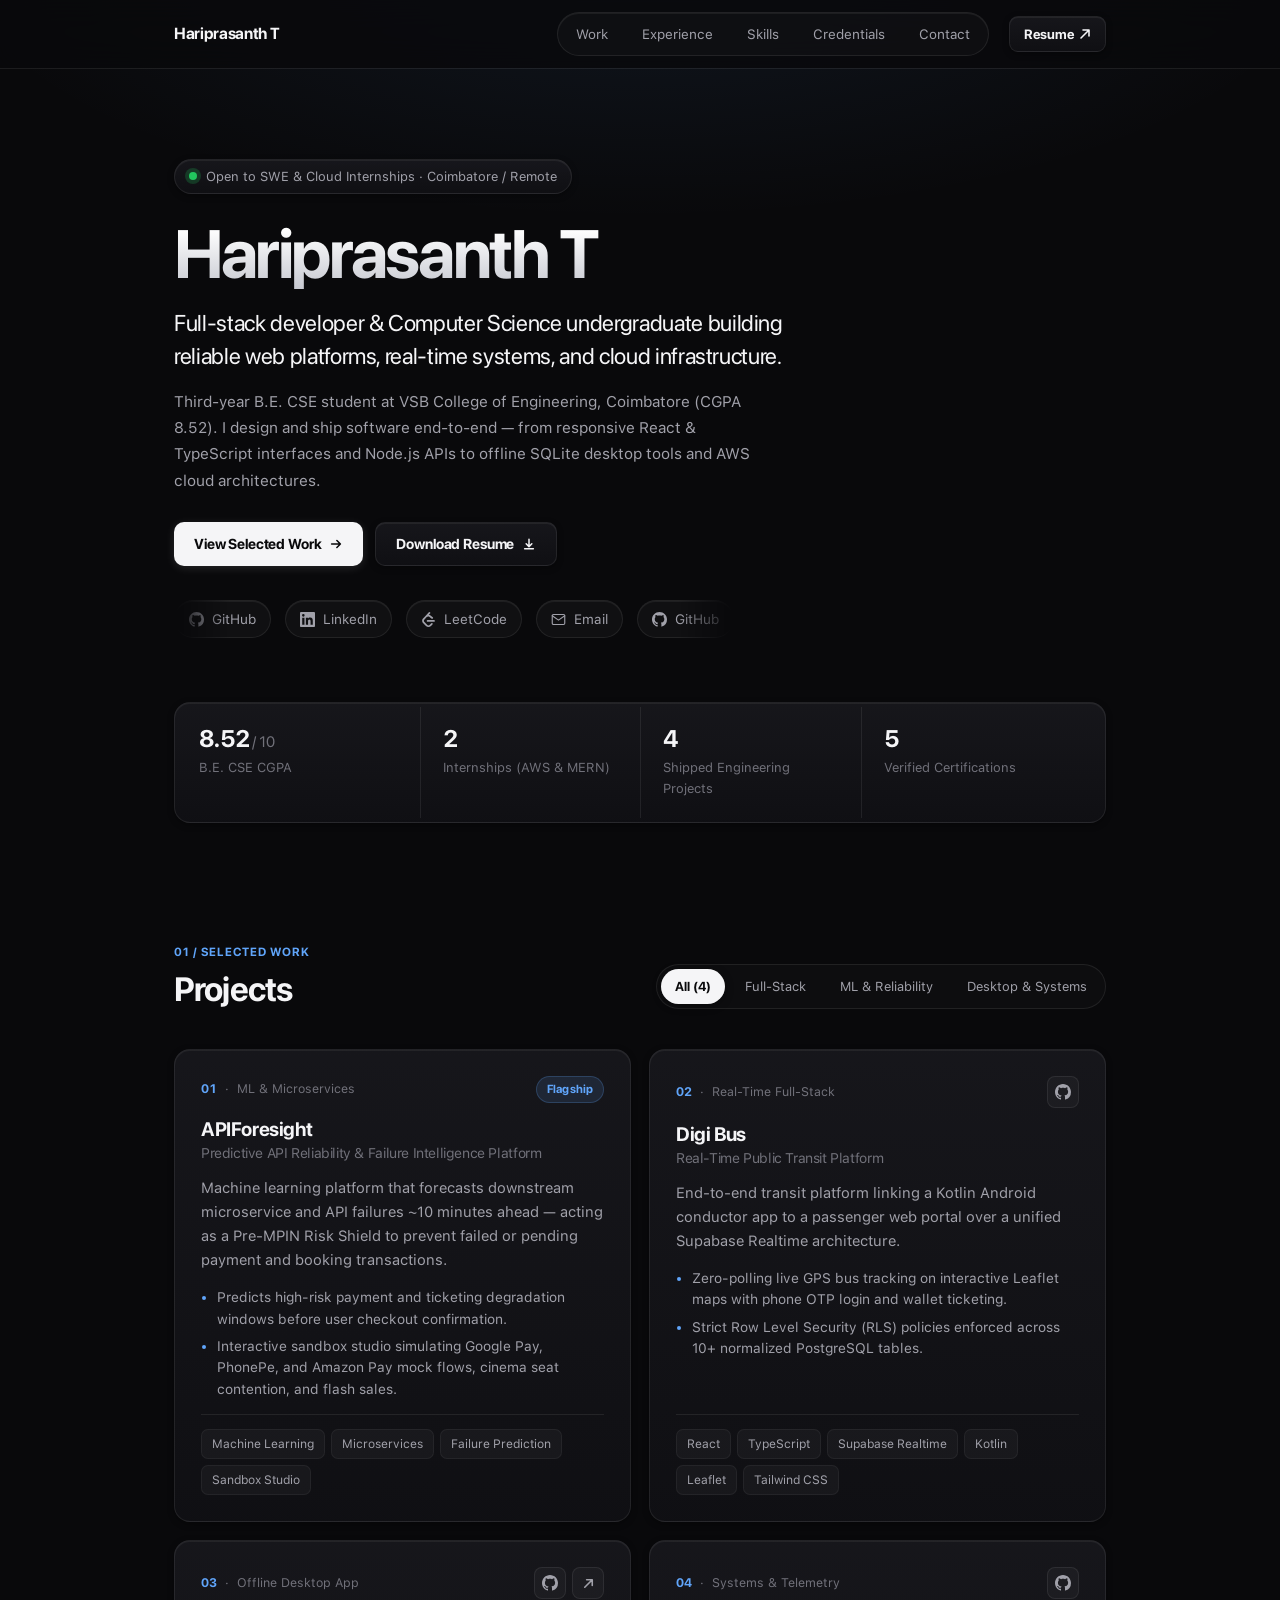
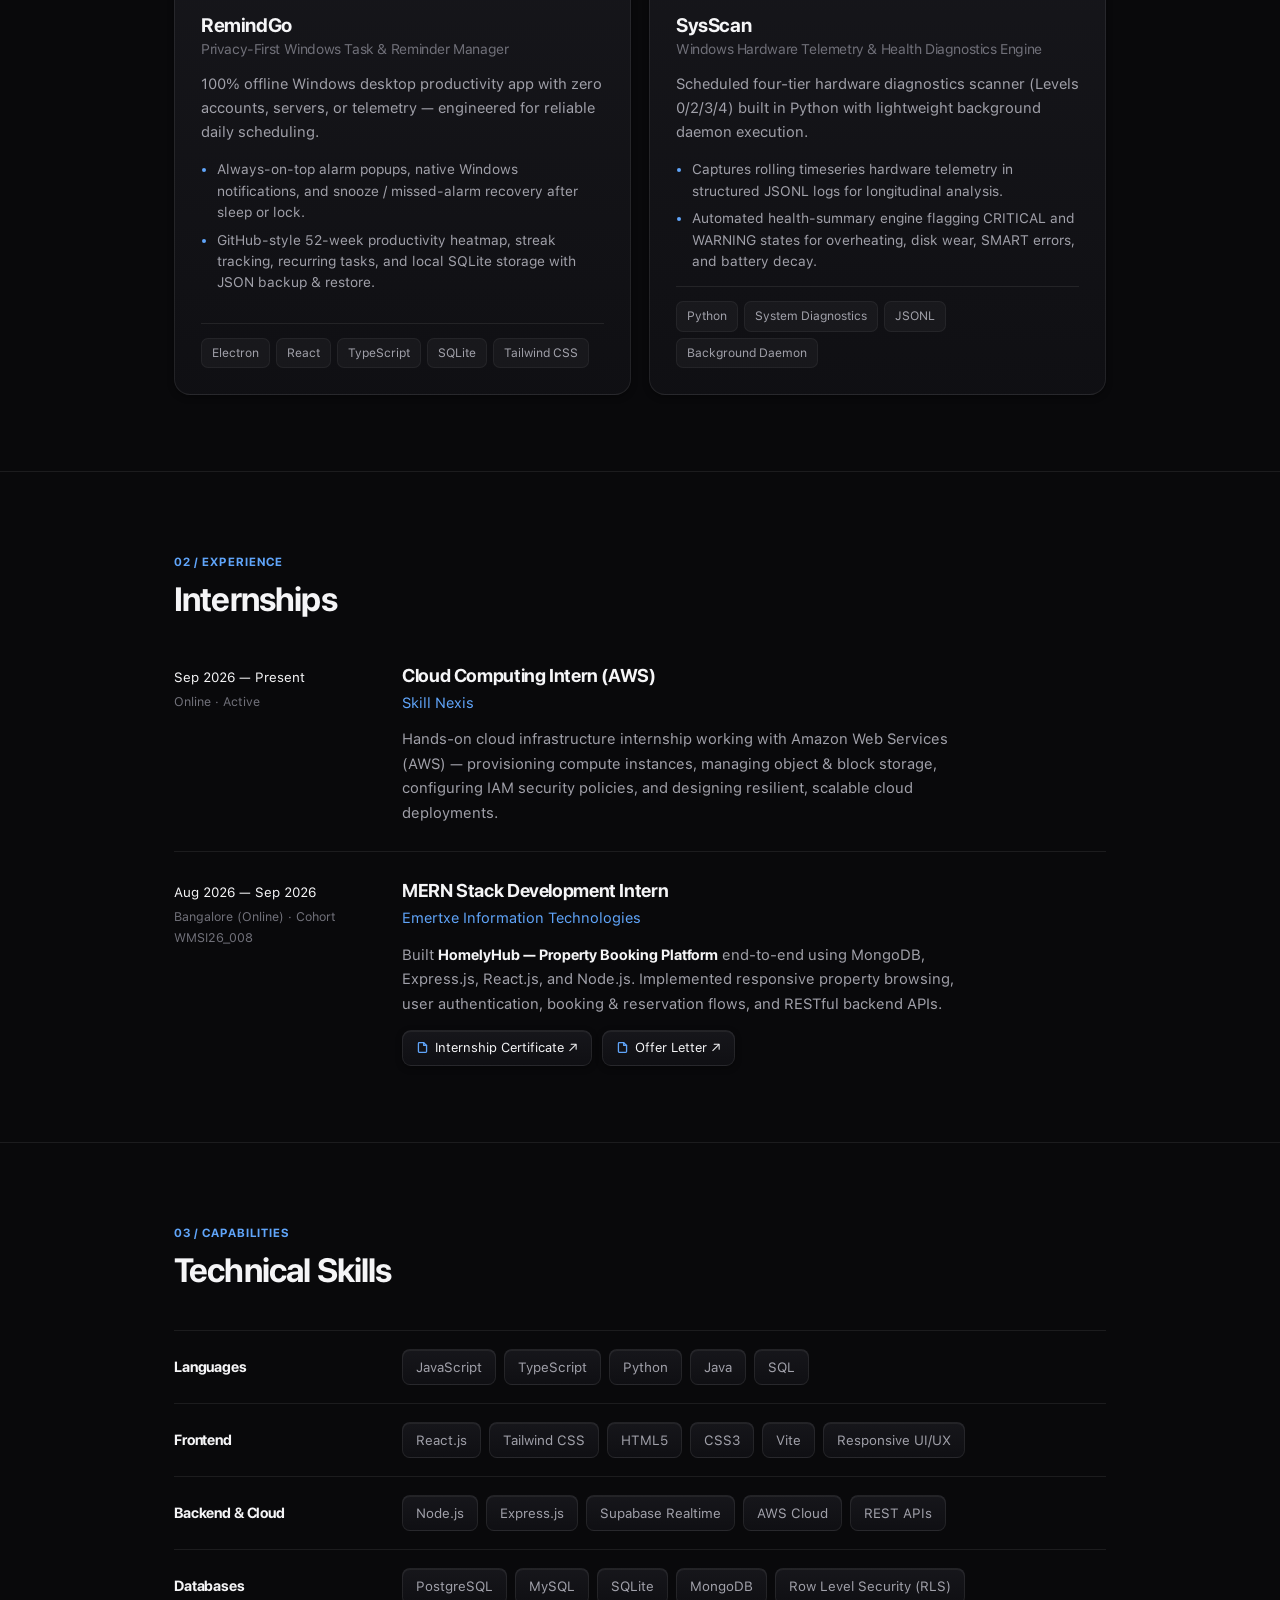
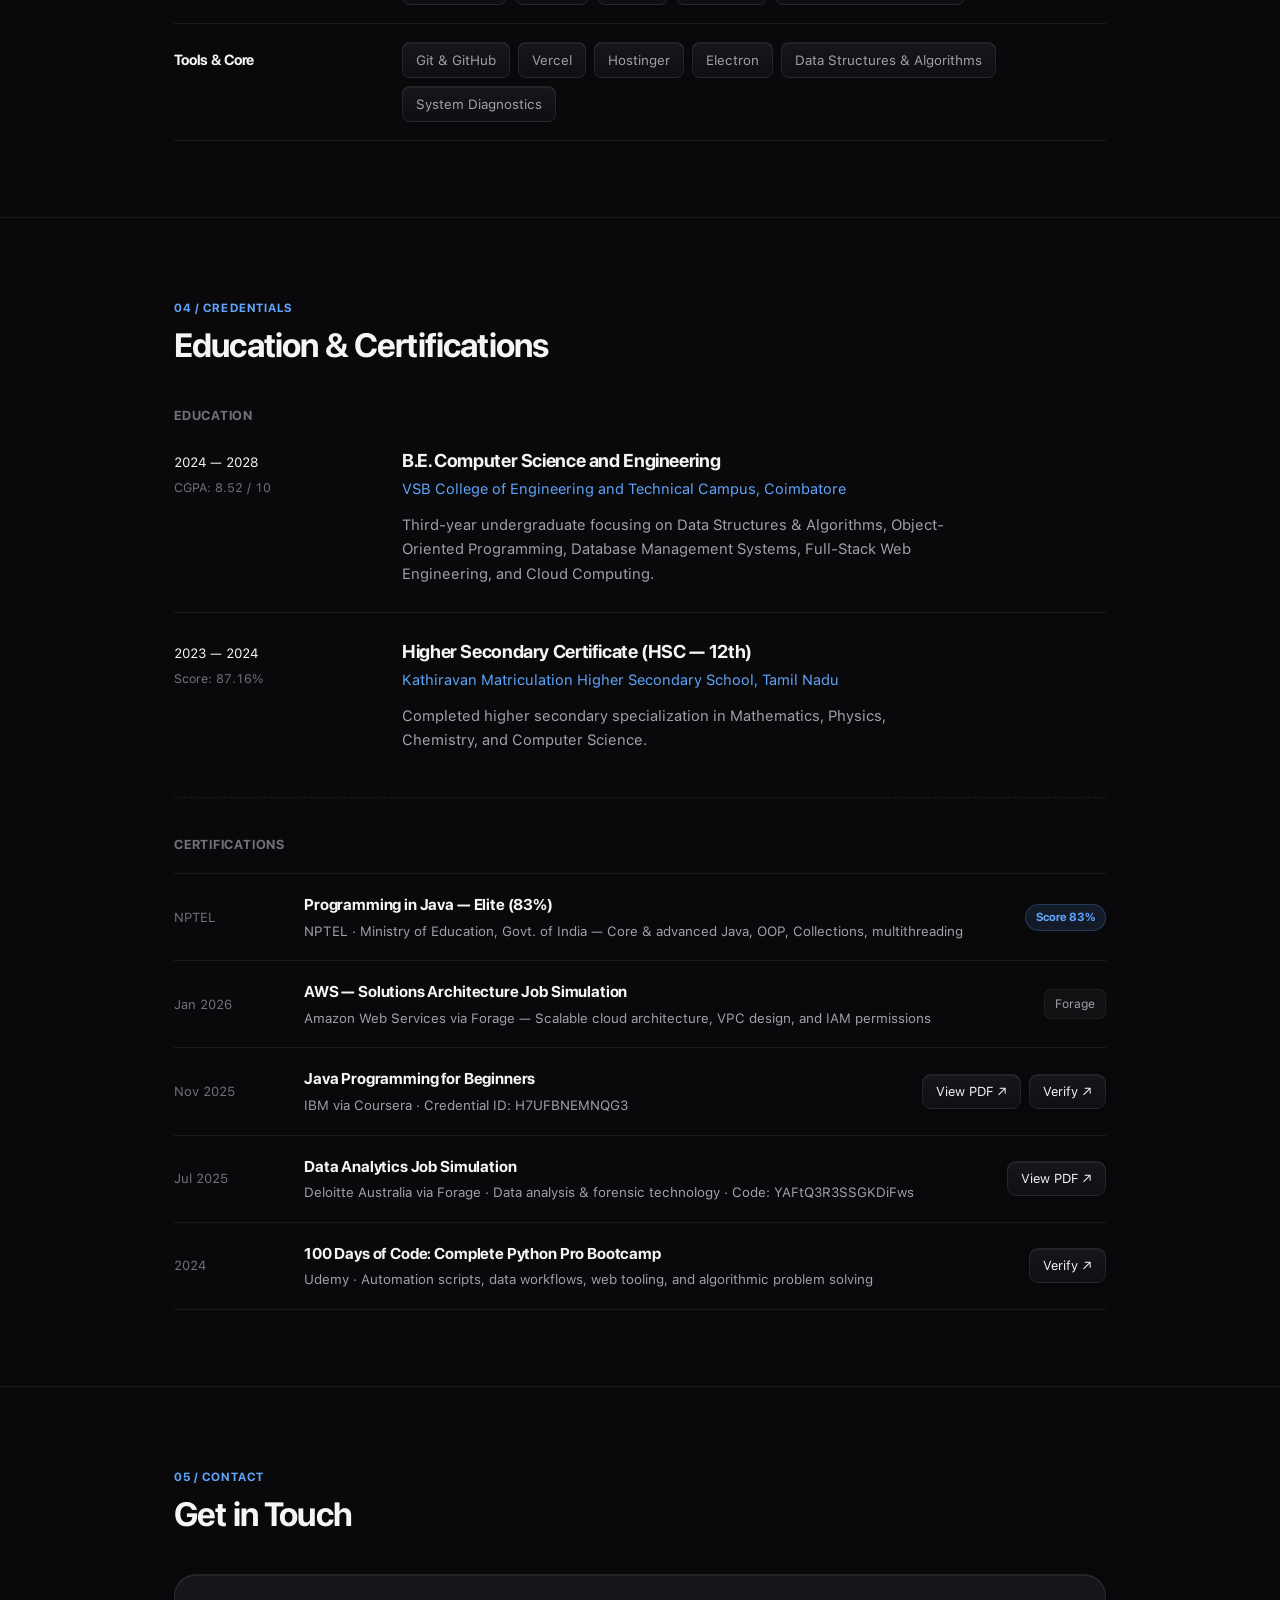
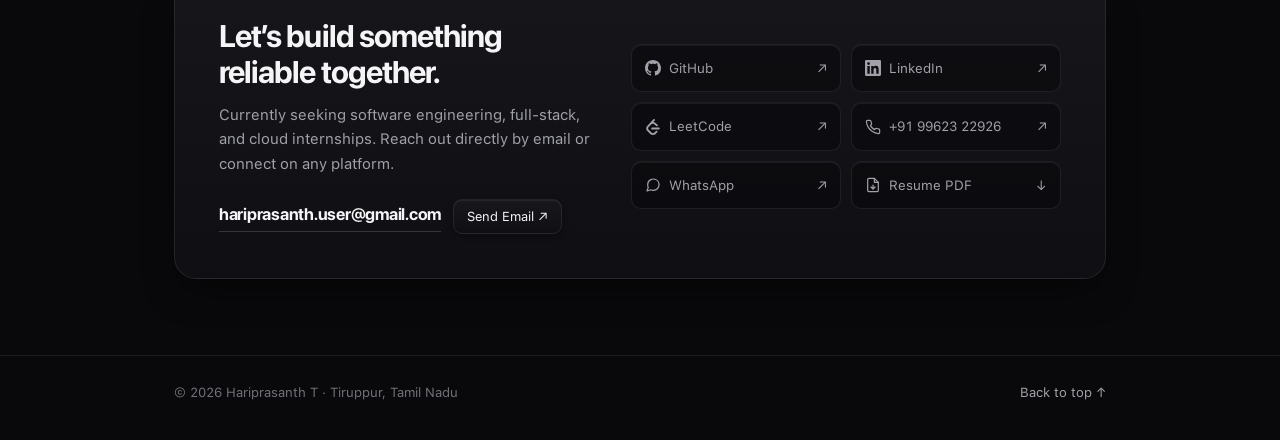
<file: index.html>
<!DOCTYPE html>
<html lang="en">
<head>
  <meta charset="UTF-8" />
  <meta name="viewport" content="width=device-width, initial-scale=1.0" />

  <title>Hariprasanth T — Full-Stack Developer &amp; CS Undergraduate</title>
  <meta name="title" content="Hariprasanth T — Full-Stack Developer &amp; CS Undergraduate" />
  <meta name="description" content="Third-year Computer Science undergraduate building scalable full-stack web applications, real-time distributed platforms, offline-first desktop apps, and AWS cloud systems." />
  <meta name="keywords" content="Hariprasanth T, Full Stack Developer, Software Engineer, React, TypeScript, Node.js, Python, Supabase, AWS, APIForesight, Digi Bus, RemindGo, SysScan, VSB College of Engineering" />
  <meta name="author" content="Hariprasanth T" />
  <meta name="robots" content="index, follow" />

  <!-- Open Graph / Social -->
  <meta property="og:type" content="website" />
  <meta property="og:url" content="https://ihariprasanth.github.io/" />
  <meta property="og:title" content="Hariprasanth T — Full-Stack Developer &amp; CS Undergraduate" />
  <meta property="og:description" content="Building scalable full-stack web applications, real-time systems, offline-first desktop apps, and AWS cloud infrastructure." />
  <meta property="og:image" content="assets/images/profile.jpg" />

  <link rel="icon" type="image/png" href="assets/images/favicon.png" />
  <link rel="stylesheet" href="css/style.css" />
</head>
<body>
  <a href="#main" class="skip-link">Skip to content</a>

  <!-- STICKY MINIMAL HEADER -->
  <header class="header" id="top">
    <div class="container">
      <nav class="nav" aria-label="Primary navigation">
        <a href="#home" class="nav__brand">
          <span>Hariprasanth T</span>
        </a>

        <ul class="nav__list">
          <li>
            <a href="#work" class="nav__link">
              <span class="nav__icon" aria-hidden="true">
                <svg viewBox="0 0 24 24" fill="none" stroke="currentColor" stroke-width="1.8" stroke-linecap="round" stroke-linejoin="round">
                  <rect x="3" y="3" width="7" height="7" rx="1.5" />
                  <rect x="14" y="3" width="7" height="7" rx="1.5" />
                  <rect x="3" y="14" width="7" height="7" rx="1.5" />
                  <rect x="14" y="14" width="7" height="7" rx="1.5" />
                </svg>
              </span>
              <span class="nav__label">Work</span>
            </a>
          </li>
          <li>
            <a href="#experience" class="nav__link">
              <span class="nav__icon" aria-hidden="true">
                <svg viewBox="0 0 24 24" fill="none" stroke="currentColor" stroke-width="1.8" stroke-linecap="round" stroke-linejoin="round">
                  <rect x="2" y="7" width="20" height="14" rx="2" />
                  <path d="M16 7V5a2 2 0 00-2-2h-4a2 2 0 00-2 2v2" />
                </svg>
              </span>
              <span class="nav__label">Experience</span>
            </a>
          </li>
          <li>
            <a href="#skills" class="nav__link">
              <span class="nav__icon" aria-hidden="true">
                <svg viewBox="0 0 24 24" fill="none" stroke="currentColor" stroke-width="1.8" stroke-linecap="round" stroke-linejoin="round">
                  <polyline points="16 18 22 12 16 6" />
                  <polyline points="8 6 2 12 8 18" />
                </svg>
              </span>
              <span class="nav__label">Skills</span>
            </a>
          </li>
          <li>
            <a href="#credentials" class="nav__link">
              <span class="nav__icon" aria-hidden="true">
                <svg viewBox="0 0 24 24" fill="none" stroke="currentColor" stroke-width="1.8" stroke-linecap="round" stroke-linejoin="round">
                  <circle cx="12" cy="8" r="6" />
                  <path d="M15.477 12.89L17 22l-5-3-5 3 1.523-9.11" />
                </svg>
              </span>
              <span class="nav__label">Credentials</span>
            </a>
          </li>
          <li>
            <a href="#contact" class="nav__link">
              <span class="nav__icon" aria-hidden="true">
                <svg viewBox="0 0 24 24" fill="none" stroke="currentColor" stroke-width="1.8" stroke-linecap="round" stroke-linejoin="round">
                  <rect x="2" y="4" width="20" height="16" rx="2" />
                  <path d="M22 6l-10 7L2 6" />
                </svg>
              </span>
              <span class="nav__label">Contact</span>
            </a>
          </li>
        </ul>

        <div class="nav__controls">
          <a
            href="assets/docs/HARIPRASANTH_RESUME.pdf"
            target="_blank"
            rel="noopener noreferrer"
            class="nav__resume"
          >
            <span>Resume</span>
            <svg width="12" height="12" viewBox="0 0 12 12" fill="none" stroke="currentColor" stroke-width="1.6" stroke-linecap="round" stroke-linejoin="round" aria-hidden="true">
              <path d="M2 10L10 2M10 2H4M10 2v6" />
            </svg>
          </a>
        </div>
      </nav>
    </div>
  </header>

  <main id="main">
    <!-- 00. EDITORIAL HERO -->
    <section id="home" class="hero" aria-labelledby="hero-heading">
      <div class="container">
        <div class="hero__content">
          <div class="status-pill">
            <span class="status-pill__dot" aria-hidden="true"></span>
            <span>Open to SWE &amp; Cloud Internships · Coimbatore / Remote</span>
          </div>

          <h1 id="hero-heading" class="hero__title">Hariprasanth T</h1>

          <p class="hero__lead">
            Full-stack developer &amp; Computer Science undergraduate building reliable web platforms, real-time systems, and cloud infrastructure.
          </p>

          <p class="hero__bio">
            Third-year B.E. CSE student at VSB College of Engineering, Coimbatore (CGPA 8.52).
            I design and ship software end-to-end — from responsive React &amp; TypeScript interfaces and Node.js APIs to offline SQLite desktop tools and AWS cloud architectures.
          </p>

          <div class="hero__actions">
            <a href="#work" class="btn btn--primary">
              View Selected Work
              <svg width="14" height="14" viewBox="0 0 16 16" fill="none" stroke="currentColor" stroke-width="1.8" stroke-linecap="round" stroke-linejoin="round" aria-hidden="true">
                <path d="M3 8h10M9 4l4 4-4 4" />
              </svg>
            </a>
            <a
              href="assets/docs/HARIPRASANTH_RESUME.pdf"
              download="Hariprasanth_T_Resume.pdf"
              class="btn btn--secondary"
            >
              Download Resume
              <svg width="14" height="14" viewBox="0 0 16 16" fill="none" stroke="currentColor" stroke-width="1.7" stroke-linecap="round" stroke-linejoin="round" aria-hidden="true">
                <path d="M8 2.5v8M4.75 7.75L8 11l3.25-3.25M3 13.5h10" />
              </svg>
            </a>
          </div>

          <!-- CONTINUOUS LOOPING SOCIAL ICONS MARQUEE -->
          <div class="hero__marquee" aria-label="Developer profiles">
            <div class="hero__marquee-track">
              <!-- Group 1 (Primary) -->
              <div class="hero__marquee-group">
                <a href="https://github.com/ihariprasanth" target="_blank" rel="noopener noreferrer" class="text-link">
                  <svg viewBox="0 0 24 24" fill="currentColor" aria-hidden="true">
                    <path d="M12 0C5.37 0 0 5.37 0 12c0 5.31 3.435 9.795 8.205 11.385.6.105.825-.255.825-.57 0-.285-.015-1.23-.015-2.235-3.015.555-3.795-.735-4.035-1.41-.135-.345-.72-1.41-1.23-1.695-.42-.225-1.02-.78-.015-.795.945-.015 1.62.87 1.845 1.23 1.08 1.815 2.805 1.305 3.495.99.105-.78.42-1.305.765-1.605-2.67-.3-5.46-1.335-5.46-5.925 0-1.305.465-2.385 1.23-3.225-.12-.3-.54-1.53.12-3.18 0 0 1.005-.315 3.3 1.23.96-.27 1.98-.405 3-.405s2.04.135 3 .405c2.295-1.56 3.3-1.23 3.3-1.23.66 1.65.24 2.88.12 3.18.765.84 1.23 1.905 1.23 3.225 0 4.605-2.805 5.625-5.475 5.925.435.375.81 1.095.81 2.22 0 1.605-.015 2.895-.015 3.3 0 .315.225.69.825.57A12.02 12.02 0 0024 12c0-6.63-5.37-12-12-12z" />
                  </svg>
                  <span>GitHub</span>
                </a>
                <a href="https://linkedin.com/in/ihariprasanth" target="_blank" rel="noopener noreferrer" class="text-link">
                  <svg viewBox="0 0 24 24" fill="currentColor" aria-hidden="true">
                    <path d="M20.447 20.452h-3.554v-5.569c0-1.328-.027-3.037-1.852-3.037-1.853 0-2.136 1.445-2.136 2.939v5.667H9.351V9h3.414v1.561h.046c.477-.9 1.637-1.85 3.37-1.85 3.601 0 4.267 2.37 4.267 5.455v6.286zM5.337 7.433a2.062 2.062 0 110-4.125 2.062 2.062 0 010 4.125zm1.782 13.019H3.555V9h3.564v11.452zM22.225 0H1.771C.792 0 0 .774 0 1.729v20.542C0 23.227.792 24 1.771 24h20.451C23.2 24 24 23.227 24 22.271V1.729C24 .774 23.2 0 22.222 0h.003z" />
                  </svg>
                  <span>LinkedIn</span>
                </a>
                <a href="https://leetcode.com/ihariprasanth" target="_blank" rel="noopener noreferrer" class="text-link">
                  <svg viewBox="0 0 24 24" fill="currentColor" aria-hidden="true">
                    <path d="M13.483 0a1.374 1.374 0 0 0-.961.438L7.116 6.226l-3.854 4.126a5.266 5.266 0 0 0-1.209 2.104 5.35 5.35 0 0 0-.125.513 5.527 5.527 0 0 0 .062 2.362 5.83 5.83 0 0 0 .349 1.017 5.938 5.938 0 0 0 1.271 1.818l4.277 4.193.039.038c2.248 2.165 5.852 2.133 8.063-.074l2.396-2.392c.54-.54.54-1.414.003-1.955a1.378 1.378 0 0 0-1.951-.003l-2.396 2.392a3.021 3.021 0 0 1-4.205.038l-.02-.019-4.276-4.193c-.652-.64-.972-1.469-.948-2.263a2.68 2.68 0 0 1 .066-.523 2.545 2.545 0 0 1 .619-1.164L9.13 8.114c1.058-1.134 3.204-1.27 4.43-.278l3.501 2.831c.593.48 1.461.387 1.94-.207a1.384 1.384 0 0 0-.207-1.943l-3.5-2.831c-.8-.647-1.766-1.045-2.774-1.202l2.015-2.158A1.384 1.384 0 0 0 13.483 0zm-2.866 12.815a1.38 1.38 0 0 0-1.38 1.382 1.38 1.38 0 0 0 1.38 1.382H20.79a1.38 1.38 0 0 0 1.38-1.382 1.38 1.38 0 0 0-1.38-1.382z" />
                  </svg>
                  <span>LeetCode</span>
                </a>
                <a href="mailto:hariprasanth.user@gmail.com" class="text-link">
                  <svg viewBox="0 0 24 24" fill="none" stroke="currentColor" stroke-width="1.8" stroke-linecap="round" stroke-linejoin="round" aria-hidden="true">
                    <rect x="2" y="4" width="20" height="16" rx="2" />
                    <path d="M22 6l-10 7L2 6" />
                  </svg>
                  <span>Email</span>
                </a>
                <a href="https://github.com/ihariprasanth" target="_blank" rel="noopener noreferrer" class="text-link" tabindex="-1">
                  <svg viewBox="0 0 24 24" fill="currentColor" aria-hidden="true">
                    <path d="M12 0C5.37 0 0 5.37 0 12c0 5.31 3.435 9.795 8.205 11.385.6.105.825-.255.825-.57 0-.285-.015-1.23-.015-2.235-3.015.555-3.795-.735-4.035-1.41-.135-.345-.72-1.41-1.23-1.695-.42-.225-1.02-.78-.015-.795.945-.015 1.62.87 1.845 1.23 1.08 1.815 2.805 1.305 3.495.99.105-.78.42-1.305.765-1.605-2.67-.3-5.46-1.335-5.46-5.925 0-1.305.465-2.385 1.23-3.225-.12-.3-.54-1.53.12-3.18 0 0 1.005-.315 3.3 1.23.96-.27 1.98-.405 3-.405s2.04.135 3 .405c2.295-1.56 3.3-1.23 3.3-1.23.66 1.65.24 2.88.12 3.18.765.84 1.23 1.905 1.23 3.225 0 4.605-2.805 5.625-5.475 5.925.435.375.81 1.095.81 2.22 0 1.605-.015 2.895-.015 3.3 0 .315.225.69.825.57A12.02 12.02 0 0024 12c0-6.63-5.37-12-12-12z" />
                  </svg>
                  <span>GitHub</span>
                </a>
                <a href="https://linkedin.com/in/ihariprasanth" target="_blank" rel="noopener noreferrer" class="text-link" tabindex="-1">
                  <svg viewBox="0 0 24 24" fill="currentColor" aria-hidden="true">
                    <path d="M20.447 20.452h-3.554v-5.569c0-1.328-.027-3.037-1.852-3.037-1.853 0-2.136 1.445-2.136 2.939v5.667H9.351V9h3.414v1.561h.046c.477-.9 1.637-1.85 3.37-1.85 3.601 0 4.267 2.37 4.267 5.455v6.286zM5.337 7.433a2.062 2.062 0 110-4.125 2.062 2.062 0 010 4.125zm1.782 13.019H3.555V9h3.564v11.452zM22.225 0H1.771C.792 0 0 .774 0 1.729v20.542C0 23.227.792 24 1.771 24h20.451C23.2 24 24 23.227 24 22.271V1.729C24 .774 23.2 0 22.222 0h.003z" />
                  </svg>
                  <span>LinkedIn</span>
                </a>
                <a href="https://leetcode.com/ihariprasanth" target="_blank" rel="noopener noreferrer" class="text-link" tabindex="-1">
                  <svg viewBox="0 0 24 24" fill="currentColor" aria-hidden="true">
                    <path d="M13.483 0a1.374 1.374 0 0 0-.961.438L7.116 6.226l-3.854 4.126a5.266 5.266 0 0 0-1.209 2.104 5.35 5.35 0 0 0-.125.513 5.527 5.527 0 0 0 .062 2.362 5.83 5.83 0 0 0 .349 1.017 5.938 5.938 0 0 0 1.271 1.818l4.277 4.193.039.038c2.248 2.165 5.852 2.133 8.063-.074l2.396-2.392c.54-.54.54-1.414.003-1.955a1.378 1.378 0 0 0-1.951-.003l-2.396 2.392a3.021 3.021 0 0 1-4.205.038l-.02-.019-4.276-4.193c-.652-.64-.972-1.469-.948-2.263a2.68 2.68 0 0 1 .066-.523 2.545 2.545 0 0 1 .619-1.164L9.13 8.114c1.058-1.134 3.204-1.27 4.43-.278l3.501 2.831c.593.48 1.461.387 1.94-.207a1.384 1.384 0 0 0-.207-1.943l-3.5-2.831c-.8-.647-1.766-1.045-2.774-1.202l2.015-2.158A1.384 1.384 0 0 0 13.483 0zm-2.866 12.815a1.38 1.38 0 0 0-1.38 1.382 1.38 1.38 0 0 0 1.38 1.382H20.79a1.38 1.38 0 0 0 1.38-1.382 1.38 1.38 0 0 0-1.38-1.382z" />
                  </svg>
                  <span>LeetCode</span>
                </a>
                <a href="mailto:hariprasanth.user@gmail.com" class="text-link" tabindex="-1">
                  <svg viewBox="0 0 24 24" fill="none" stroke="currentColor" stroke-width="1.8" stroke-linecap="round" stroke-linejoin="round" aria-hidden="true">
                    <rect x="2" y="4" width="20" height="16" rx="2" />
                    <path d="M22 6l-10 7L2 6" />
                  </svg>
                  <span>Email</span>
                </a>
              </div>

              <!-- Group 2 (Seamless Loop Duplicate) -->
              <div class="hero__marquee-group" aria-hidden="true">
                <a href="https://github.com/ihariprasanth" target="_blank" rel="noopener noreferrer" class="text-link" tabindex="-1">
                  <svg viewBox="0 0 24 24" fill="currentColor" aria-hidden="true">
                    <path d="M12 0C5.37 0 0 5.37 0 12c0 5.31 3.435 9.795 8.205 11.385.6.105.825-.255.825-.57 0-.285-.015-1.23-.015-2.235-3.015.555-3.795-.735-4.035-1.41-.135-.345-.72-1.41-1.23-1.695-.42-.225-1.02-.78-.015-.795.945-.015 1.62.87 1.845 1.23 1.08 1.815 2.805 1.305 3.495.99.105-.78.42-1.305.765-1.605-2.67-.3-5.46-1.335-5.46-5.925 0-1.305.465-2.385 1.23-3.225-.12-.3-.54-1.53.12-3.18 0 0 1.005-.315 3.3 1.23.96-.27 1.98-.405 3-.405s2.04.135 3 .405c2.295-1.56 3.3-1.23 3.3-1.23.66 1.65.24 2.88.12 3.18.765.84 1.23 1.905 1.23 3.225 0 4.605-2.805 5.625-5.475 5.925.435.375.81 1.095.81 2.22 0 1.605-.015 2.895-.015 3.3 0 .315.225.69.825.57A12.02 12.02 0 0024 12c0-6.63-5.37-12-12-12z" />
                  </svg>
                  <span>GitHub</span>
                </a>
                <a href="https://linkedin.com/in/ihariprasanth" target="_blank" rel="noopener noreferrer" class="text-link" tabindex="-1">
                  <svg viewBox="0 0 24 24" fill="currentColor" aria-hidden="true">
                    <path d="M20.447 20.452h-3.554v-5.569c0-1.328-.027-3.037-1.852-3.037-1.853 0-2.136 1.445-2.136 2.939v5.667H9.351V9h3.414v1.561h.046c.477-.9 1.637-1.85 3.37-1.85 3.601 0 4.267 2.37 4.267 5.455v6.286zM5.337 7.433a2.062 2.062 0 110-4.125 2.062 2.062 0 010 4.125zm1.782 13.019H3.555V9h3.564v11.452zM22.225 0H1.771C.792 0 0 .774 0 1.729v20.542C0 23.227.792 24 1.771 24h20.451C23.2 24 24 23.227 24 22.271V1.729C24 .774 23.2 0 22.222 0h.003z" />
                  </svg>
                  <span>LinkedIn</span>
                </a>
                <a href="https://leetcode.com/ihariprasanth" target="_blank" rel="noopener noreferrer" class="text-link" tabindex="-1">
                  <svg viewBox="0 0 24 24" fill="currentColor" aria-hidden="true">
                    <path d="M13.483 0a1.374 1.374 0 0 0-.961.438L7.116 6.226l-3.854 4.126a5.266 5.266 0 0 0-1.209 2.104 5.35 5.35 0 0 0-.125.513 5.527 5.527 0 0 0 .062 2.362 5.83 5.83 0 0 0 .349 1.017 5.938 5.938 0 0 0 1.271 1.818l4.277 4.193.039.038c2.248 2.165 5.852 2.133 8.063-.074l2.396-2.392c.54-.54.54-1.414.003-1.955a1.378 1.378 0 0 0-1.951-.003l-2.396 2.392a3.021 3.021 0 0 1-4.205.038l-.02-.019-4.276-4.193c-.652-.64-.972-1.469-.948-2.263a2.68 2.68 0 0 1 .066-.523 2.545 2.545 0 0 1 .619-1.164L9.13 8.114c1.058-1.134 3.204-1.27 4.43-.278l3.501 2.831c.593.48 1.461.387 1.94-.207a1.384 1.384 0 0 0-.207-1.943l-3.5-2.831c-.8-.647-1.766-1.045-2.774-1.202l2.015-2.158A1.384 1.384 0 0 0 13.483 0zm-2.866 12.815a1.38 1.38 0 0 0-1.38 1.382 1.38 1.38 0 0 0 1.38 1.382H20.79a1.38 1.38 0 0 0 1.38-1.382 1.38 1.38 0 0 0-1.38-1.382z" />
                  </svg>
                  <span>LeetCode</span>
                </a>
                <a href="mailto:hariprasanth.user@gmail.com" class="text-link" tabindex="-1">
                  <svg viewBox="0 0 24 24" fill="none" stroke="currentColor" stroke-width="1.8" stroke-linecap="round" stroke-linejoin="round" aria-hidden="true">
                    <rect x="2" y="4" width="20" height="16" rx="2" />
                    <path d="M22 6l-10 7L2 6" />
                  </svg>
                  <span>Email</span>
                </a>
                <a href="https://github.com/ihariprasanth" target="_blank" rel="noopener noreferrer" class="text-link" tabindex="-1">
                  <svg viewBox="0 0 24 24" fill="currentColor" aria-hidden="true">
                    <path d="M12 0C5.37 0 0 5.37 0 12c0 5.31 3.435 9.795 8.205 11.385.6.105.825-.255.825-.57 0-.285-.015-1.23-.015-2.235-3.015.555-3.795-.735-4.035-1.41-.135-.345-.72-1.41-1.23-1.695-.42-.225-1.02-.78-.015-.795.945-.015 1.62.87 1.845 1.23 1.08 1.815 2.805 1.305 3.495.99.105-.78.42-1.305.765-1.605-2.67-.3-5.46-1.335-5.46-5.925 0-1.305.465-2.385 1.23-3.225-.12-.3-.54-1.53.12-3.18 0 0 1.005-.315 3.3 1.23.96-.27 1.98-.405 3-.405s2.04.135 3 .405c2.295-1.56 3.3-1.23 3.3-1.23.66 1.65.24 2.88.12 3.18.765.84 1.23 1.905 1.23 3.225 0 4.605-2.805 5.625-5.475 5.925.435.375.81 1.095.81 2.22 0 1.605-.015 2.895-.015 3.3 0 .315.225.69.825.57A12.02 12.02 0 0024 12c0-6.63-5.37-12-12-12z" />
                  </svg>
                  <span>GitHub</span>
                </a>
                <a href="https://linkedin.com/in/ihariprasanth" target="_blank" rel="noopener noreferrer" class="text-link" tabindex="-1">
                  <svg viewBox="0 0 24 24" fill="currentColor" aria-hidden="true">
                    <path d="M20.447 20.452h-3.554v-5.569c0-1.328-.027-3.037-1.852-3.037-1.853 0-2.136 1.445-2.136 2.939v5.667H9.351V9h3.414v1.561h.046c.477-.9 1.637-1.85 3.37-1.85 3.601 0 4.267 2.37 4.267 5.455v6.286zM5.337 7.433a2.062 2.062 0 110-4.125 2.062 2.062 0 010 4.125zm1.782 13.019H3.555V9h3.564v11.452zM22.225 0H1.771C.792 0 0 .774 0 1.729v20.542C0 23.227.792 24 1.771 24h20.451C23.2 24 24 23.227 24 22.271V1.729C24 .774 23.2 0 22.222 0h.003z" />
                  </svg>
                  <span>LinkedIn</span>
                </a>
                <a href="https://leetcode.com/ihariprasanth" target="_blank" rel="noopener noreferrer" class="text-link" tabindex="-1">
                  <svg viewBox="0 0 24 24" fill="currentColor" aria-hidden="true">
                    <path d="M13.483 0a1.374 1.374 0 0 0-.961.438L7.116 6.226l-3.854 4.126a5.266 5.266 0 0 0-1.209 2.104 5.35 5.35 0 0 0-.125.513 5.527 5.527 0 0 0 .062 2.362 5.83 5.83 0 0 0 .349 1.017 5.938 5.938 0 0 0 1.271 1.818l4.277 4.193.039.038c2.248 2.165 5.852 2.133 8.063-.074l2.396-2.392c.54-.54.54-1.414.003-1.955a1.378 1.378 0 0 0-1.951-.003l-2.396 2.392a3.021 3.021 0 0 1-4.205.038l-.02-.019-4.276-4.193c-.652-.64-.972-1.469-.948-2.263a2.68 2.68 0 0 1 .066-.523 2.545 2.545 0 0 1 .619-1.164L9.13 8.114c1.058-1.134 3.204-1.27 4.43-.278l3.501 2.831c.593.48 1.461.387 1.94-.207a1.384 1.384 0 0 0-.207-1.943l-3.5-2.831c-.8-.647-1.766-1.045-2.774-1.202l2.015-2.158A1.384 1.384 0 0 0 13.483 0zm-2.866 12.815a1.38 1.38 0 0 0-1.38 1.382 1.38 1.38 0 0 0 1.38 1.382H20.79a1.38 1.38 0 0 0 1.38-1.382 1.38 1.38 0 0 0-1.38-1.382z" />
                  </svg>
                  <span>LeetCode</span>
                </a>
                <a href="mailto:hariprasanth.user@gmail.com" class="text-link" tabindex="-1">
                  <svg viewBox="0 0 24 24" fill="none" stroke="currentColor" stroke-width="1.8" stroke-linecap="round" stroke-linejoin="round" aria-hidden="true">
                    <rect x="2" y="4" width="20" height="16" rx="2" />
                    <path d="M22 6l-10 7L2 6" />
                  </svg>
                  <span>Email</span>
                </a>
              </div>
            </div>
          </div>
        </div>

        <!-- QUICK HIGHLIGHTS STRIP -->
        <div class="metrics" aria-label="Career highlights">
          <div class="metric">
            <span class="metric__value tabular">8.52<span class="metric__denom"> / 10</span></span>
            <span class="metric__label">B.E. CSE CGPA</span>
          </div>
          <div class="metric">
            <span class="metric__value tabular">2</span>
            <span class="metric__label">Internships (AWS &amp; MERN)</span>
          </div>
          <div class="metric">
            <span class="metric__value tabular">4</span>
            <span class="metric__label">Shipped Engineering Projects</span>
          </div>
          <div class="metric">
            <span class="metric__value tabular">5</span>
            <span class="metric__label">Verified Certifications</span>
          </div>
        </div>
      </div>
    </section>

    <!-- 01. SELECTED WORK (PURE CSS CATEGORY FILTER) -->
    <section id="work" class="section section--first" aria-labelledby="work-heading">
      <div class="container">
        <!-- Hidden radio inputs power pure CSS filtering -->
        <input type="radio" name="project-filter" id="filter-all" class="sr-only" checked />
        <input type="radio" name="project-filter" id="filter-fullstack" class="sr-only" />
        <input type="radio" name="project-filter" id="filter-ml" class="sr-only" />
        <input type="radio" name="project-filter" id="filter-systems" class="sr-only" />

        <div class="section__head">
          <div>
            <span class="section__kicker">01 / Selected Work</span>
            <h2 id="work-heading" class="section__title">Projects</h2>
          </div>

          <div class="filter-bar" role="group" aria-label="Filter projects by category">
            <label for="filter-all" class="filter-btn">All (4)</label>
            <label for="filter-fullstack" class="filter-btn">Full-Stack</label>
            <label for="filter-ml" class="filter-btn">ML &amp; Reliability</label>
            <label for="filter-systems" class="filter-btn">Desktop &amp; Systems</label>
          </div>
        </div>

        <div class="projects-grid">
          <!-- Project 01: APIForesight -->
          <article class="project-card" data-categories="ml fullstack">
            <div class="project-card__top">
              <div class="project-card__meta">
                <span class="project-card__index tabular">01</span>
                <span>·</span>
                <span>ML &amp; Microservices</span>
              </div>
              <span class="badge-subtle">Flagship</span>
            </div>

            <h3 class="project-card__title">
              APIForesight
              <span class="project-card__subtitle">Predictive API Reliability &amp; Failure Intelligence Platform</span>
            </h3>

            <p class="project-card__desc">
              Machine learning platform that forecasts downstream microservice and API failures ~10 minutes ahead — acting as a Pre-MPIN Risk Shield to prevent failed or pending payment and booking transactions.
            </p>

            <ul class="project-card__points">
              <li>Predicts high-risk payment and ticketing degradation windows before user checkout confirmation.</li>
              <li>Interactive sandbox studio simulating Google Pay, PhonePe, and Amazon Pay mock flows, cinema seat contention, and flash sales.</li>
            </ul>

            <div class="project-card__tags">
              <span class="tag">Machine Learning</span>
              <span class="tag">Microservices</span>
              <span class="tag">Failure Prediction</span>
              <span class="tag">Sandbox Studio</span>
            </div>
          </article>

          <!-- Project 02: Digi Bus -->
          <article class="project-card" data-categories="fullstack">
            <div class="project-card__top">
              <div class="project-card__meta">
                <span class="project-card__index tabular">02</span>
                <span>·</span>
                <span>Real-Time Full-Stack</span>
              </div>
              <div class="project-card__links">
                <a
                  href="https://github.com/ihariprasanth/digi-bus"
                  target="_blank"
                  rel="noopener noreferrer"
                  class="card-icon-link"
                  aria-label="Digi Bus on GitHub"
                  title="GitHub Repository"
                >
                  <svg width="16" height="16" viewBox="0 0 24 24" fill="currentColor" aria-hidden="true">
                    <path d="M12 0C5.37 0 0 5.37 0 12c0 5.31 3.435 9.795 8.205 11.385.6.105.825-.255.825-.57 0-.285-.015-1.23-.015-2.235-3.015.555-3.795-.735-4.035-1.41-.135-.345-.72-1.41-1.23-1.695-.42-.225-1.02-.78-.015-.795.945-.015 1.62.87 1.845 1.23 1.08 1.815 2.805 1.305 3.495.99.105-.78.42-1.305.765-1.605-2.67-.3-5.46-1.335-5.46-5.925 0-1.305.465-2.385 1.23-3.225-.12-.3-.54-1.53.12-3.18 0 0 1.005-.315 3.3 1.23.96-.27 1.98-.405 3-.405s2.04.135 3 .405c2.295-1.56 3.3-1.23 3.3-1.23.66 1.65.24 2.88.12 3.18.765.84 1.23 1.905 1.23 3.225 0 4.605-2.805 5.625-5.475 5.925.435.375.81 1.095.81 2.22 0 1.605-.015 2.895-.015 3.3 0 .315.225.69.825.57A12.02 12.02 0 0024 12c0-6.63-5.37-12-12-12z" />
                  </svg>
                </a>
              </div>
            </div>

            <h3 class="project-card__title">
              Digi Bus
              <span class="project-card__subtitle">Real-Time Public Transit Platform</span>
            </h3>

            <p class="project-card__desc">
              End-to-end transit platform linking a Kotlin Android conductor app to a passenger web portal over a unified Supabase Realtime architecture.
            </p>

            <ul class="project-card__points">
              <li>Zero-polling live GPS bus tracking on interactive Leaflet maps with phone OTP login and wallet ticketing.</li>
              <li>Strict Row Level Security (RLS) policies enforced across 10+ normalized PostgreSQL tables.</li>
            </ul>

            <div class="project-card__tags">
              <span class="tag">React</span>
              <span class="tag">TypeScript</span>
              <span class="tag">Supabase Realtime</span>
              <span class="tag">Kotlin</span>
              <span class="tag">Leaflet</span>
              <span class="tag">Tailwind CSS</span>
            </div>
          </article>

          <!-- Project 03: RemindGo -->
          <article class="project-card" data-categories="systems fullstack">
            <div class="project-card__top">
              <div class="project-card__meta">
                <span class="project-card__index tabular">03</span>
                <span>·</span>
                <span>Offline Desktop App</span>
              </div>
              <div class="project-card__links">
                <a
                  href="https://github.com/ihariprasanth/remindgo"
                  target="_blank"
                  rel="noopener noreferrer"
                  class="card-icon-link"
                  aria-label="RemindGo on GitHub"
                  title="GitHub Repository"
                >
                  <svg width="16" height="16" viewBox="0 0 24 24" fill="currentColor" aria-hidden="true">
                    <path d="M12 0C5.37 0 0 5.37 0 12c0 5.31 3.435 9.795 8.205 11.385.6.105.825-.255.825-.57 0-.285-.015-1.23-.015-2.235-3.015.555-3.795-.735-4.035-1.41-.135-.345-.72-1.41-1.23-1.695-.42-.225-1.02-.78-.015-.795.945-.015 1.62.87 1.845 1.23 1.08 1.815 2.805 1.305 3.495.99.105-.78.42-1.305.765-1.605-2.67-.3-5.46-1.335-5.46-5.925 0-1.305.465-2.385 1.23-3.225-.12-.3-.54-1.53.12-3.18 0 0 1.005-.315 3.3 1.23.96-.27 1.98-.405 3-.405s2.04.135 3 .405c2.295-1.56 3.3-1.23 3.3-1.23.66 1.65.24 2.88.12 3.18.765.84 1.23 1.905 1.23 3.225 0 4.605-2.805 5.625-5.475 5.925.435.375.81 1.095.81 2.22 0 1.605-.015 2.895-.015 3.3 0 .315.225.69.825.57A12.02 12.02 0 0024 12c0-6.63-5.37-12-12-12z" />
                  </svg>
                </a>
                <a
                  href="https://ihariprasanth.github.io/remindgo/"
                  target="_blank"
                  rel="noopener noreferrer"
                  class="card-icon-link"
                  aria-label="RemindGo Live Website"
                  title="Live Preview"
                >
                  <svg width="15" height="15" viewBox="0 0 16 16" fill="none" stroke="currentColor" stroke-width="1.7" stroke-linecap="round" stroke-linejoin="round" aria-hidden="true">
                    <path d="M4 12L12 4M12 4H6M12 4v6" />
                  </svg>
                </a>
              </div>
            </div>

            <h3 class="project-card__title">
              RemindGo
              <span class="project-card__subtitle">Privacy-First Windows Task &amp; Reminder Manager</span>
            </h3>

            <p class="project-card__desc">
              100% offline Windows desktop productivity app with zero accounts, servers, or telemetry — engineered for reliable daily scheduling.
            </p>

            <ul class="project-card__points">
              <li>Always-on-top alarm popups, native Windows notifications, and snooze / missed-alarm recovery after sleep or lock.</li>
              <li>GitHub-style 52-week productivity heatmap, streak tracking, recurring tasks, and local SQLite storage with JSON backup &amp; restore.</li>
            </ul>

            <div class="project-card__tags">
              <span class="tag">Electron</span>
              <span class="tag">React</span>
              <span class="tag">TypeScript</span>
              <span class="tag">SQLite</span>
              <span class="tag">Tailwind CSS</span>
            </div>
          </article>

          <!-- Project 04: SysScan -->
          <article class="project-card" data-categories="systems">
            <div class="project-card__top">
              <div class="project-card__meta">
                <span class="project-card__index tabular">04</span>
                <span>·</span>
                <span>Systems &amp; Telemetry</span>
              </div>
              <div class="project-card__links">
                <a
                  href="https://github.com/ihariprasanth/sysscan"
                  target="_blank"
                  rel="noopener noreferrer"
                  class="card-icon-link"
                  aria-label="SysScan on GitHub"
                  title="GitHub Repository"
                >
                  <svg width="16" height="16" viewBox="0 0 24 24" fill="currentColor" aria-hidden="true">
                    <path d="M12 0C5.37 0 0 5.37 0 12c0 5.31 3.435 9.795 8.205 11.385.6.105.825-.255.825-.57 0-.285-.015-1.23-.015-2.235-3.015.555-3.795-.735-4.035-1.41-.135-.345-.72-1.41-1.23-1.695-.42-.225-1.02-.78-.015-.795.945-.015 1.62.87 1.845 1.23 1.08 1.815 2.805 1.305 3.495.99.105-.78.42-1.305.765-1.605-2.67-.3-5.46-1.335-5.46-5.925 0-1.305.465-2.385 1.23-3.225-.12-.3-.54-1.53.12-3.18 0 0 1.005-.315 3.3 1.23.96-.27 1.98-.405 3-.405s2.04.135 3 .405c2.295-1.56 3.3-1.23 3.3-1.23.66 1.65.24 2.88.12 3.18.765.84 1.23 1.905 1.23 3.225 0 4.605-2.805 5.625-5.475 5.925.435.375.81 1.095.81 2.22 0 1.605-.015 2.895-.015 3.3 0 .315.225.69.825.57A12.02 12.02 0 0024 12c0-6.63-5.37-12-12-12z" />
                  </svg>
                </a>
              </div>
            </div>

            <h3 class="project-card__title">
              SysScan
              <span class="project-card__subtitle">Windows Hardware Telemetry &amp; Health Diagnostics Engine</span>
            </h3>

            <p class="project-card__desc">
              Scheduled four-tier hardware diagnostics scanner (Levels 0/2/3/4) built in Python with lightweight background daemon execution.
            </p>

            <ul class="project-card__points">
              <li>Captures rolling timeseries hardware telemetry in structured JSONL logs for longitudinal analysis.</li>
              <li>Automated health-summary engine flagging CRITICAL and WARNING states for overheating, disk wear, SMART errors, and battery decay.</li>
            </ul>

            <div class="project-card__tags">
              <span class="tag">Python</span>
              <span class="tag">System Diagnostics</span>
              <span class="tag">JSONL</span>
              <span class="tag">Background Daemon</span>
            </div>
          </article>
        </div>
      </div>
    </section>

    <!-- 02. EXPERIENCE -->
    <section id="experience" class="section" aria-labelledby="experience-heading">
      <div class="container">
        <div class="section__head">
          <div>
            <span class="section__kicker">02 / Experience</span>
            <h2 id="experience-heading" class="section__title">Internships</h2>
          </div>
        </div>

        <div class="editorial-list">
          <article class="editorial-row">
            <div class="editorial-row__side">
              <span class="editorial-row__date tabular">Sep 2026 — Present</span>
              <span class="editorial-row__meta">Online · Active</span>
            </div>
            <div>
              <h3 class="editorial-row__role">Cloud Computing Intern (AWS)</h3>
              <p class="editorial-row__org">Skill Nexis</p>
              <p class="editorial-row__body">
                Hands-on cloud infrastructure internship working with Amazon Web Services (AWS) — provisioning compute instances, managing object &amp; block storage, configuring IAM security policies, and designing resilient, scalable cloud deployments.
              </p>
            </div>
          </article>

          <article class="editorial-row">
            <div class="editorial-row__side">
              <span class="editorial-row__date tabular">Aug 2026 — Sep 2026</span>
              <span class="editorial-row__meta">Bangalore (Online) · Cohort WMSI26_008</span>
            </div>
            <div>
              <h3 class="editorial-row__role">MERN Stack Development Intern</h3>
              <p class="editorial-row__org">Emertxe Information Technologies</p>
              <p class="editorial-row__body">
                Built <strong>HomelyHub — Property Booking Platform</strong> end-to-end using MongoDB, Express.js, React.js, and Node.js. Implemented responsive property browsing, user authentication, booking &amp; reservation flows, and RESTful backend APIs.
              </p>
              <div class="doc-actions">
                <a
                  href="assets/docs/Emertxe-MERN-Internship-Certificate.pdf"
                  target="_blank"
                  rel="noopener noreferrer"
                  class="doc-chip"
                >
                  <svg viewBox="0 0 16 16" fill="none" stroke="currentColor" stroke-width="1.6" stroke-linecap="round" stroke-linejoin="round" aria-hidden="true">
                    <path d="M9.5 2H4a1 1 0 00-1 1v10a1 1 0 001 1h8a1 1 0 001-1V5.5L9.5 2z" />
                    <path d="M9.5 2v3.5H13" />
                  </svg>
                  <span>Internship Certificate ↗</span>
                </a>

                <a
                  href="assets/docs/Emertxe-MERN-Internship-Offer-Letter.pdf"
                  target="_blank"
                  rel="noopener noreferrer"
                  class="doc-chip"
                >
                  <svg viewBox="0 0 16 16" fill="none" stroke="currentColor" stroke-width="1.6" stroke-linecap="round" stroke-linejoin="round" aria-hidden="true">
                    <path d="M9.5 2H4a1 1 0 00-1 1v10a1 1 0 001 1h8a1 1 0 001-1V5.5L9.5 2z" />
                    <path d="M9.5 2v3.5H13" />
                  </svg>
                  <span>Offer Letter ↗</span>
                </a>
              </div>
            </div>
          </article>
        </div>
      </div>
    </section>

    <!-- 03. TECHNICAL SKILLS -->
    <section id="skills" class="section" aria-labelledby="skills-heading">
      <div class="container">
        <div class="section__head">
          <div>
            <span class="section__kicker">03 / Capabilities</span>
            <h2 id="skills-heading" class="section__title">Technical Skills</h2>
          </div>
        </div>

        <div class="skills-matrix">
          <div class="skill-row">
            <h3 class="skill-row__label">Languages</h3>
            <div class="skill-row__items">
              <span class="skill-pill">JavaScript</span>
              <span class="skill-pill">TypeScript</span>
              <span class="skill-pill">Python</span>
              <span class="skill-pill">Java</span>
              <span class="skill-pill">SQL</span>
            </div>
          </div>

          <div class="skill-row">
            <h3 class="skill-row__label">Frontend</h3>
            <div class="skill-row__items">
              <span class="skill-pill">React.js</span>
              <span class="skill-pill">Tailwind CSS</span>
              <span class="skill-pill">HTML5</span>
              <span class="skill-pill">CSS3</span>
              <span class="skill-pill">Vite</span>
              <span class="skill-pill">Responsive UI/UX</span>
            </div>
          </div>

          <div class="skill-row">
            <h3 class="skill-row__label">Backend &amp; Cloud</h3>
            <div class="skill-row__items">
              <span class="skill-pill">Node.js</span>
              <span class="skill-pill">Express.js</span>
              <span class="skill-pill">Supabase Realtime</span>
              <span class="skill-pill">AWS Cloud</span>
              <span class="skill-pill">REST APIs</span>
            </div>
          </div>

          <div class="skill-row">
            <h3 class="skill-row__label">Databases</h3>
            <div class="skill-row__items">
              <span class="skill-pill">PostgreSQL</span>
              <span class="skill-pill">MySQL</span>
              <span class="skill-pill">SQLite</span>
              <span class="skill-pill">MongoDB</span>
              <span class="skill-pill">Row Level Security (RLS)</span>
            </div>
          </div>

          <div class="skill-row">
            <h3 class="skill-row__label">Tools &amp; Core</h3>
            <div class="skill-row__items">
              <span class="skill-pill">Git &amp; GitHub</span>
              <span class="skill-pill">Vercel</span>
              <span class="skill-pill">Hostinger</span>
              <span class="skill-pill">Electron</span>
              <span class="skill-pill">Data Structures &amp; Algorithms</span>
              <span class="skill-pill">System Diagnostics</span>
            </div>
          </div>
        </div>
      </div>
    </section>

    <!-- 04. EDUCATION & CERTIFICATIONS -->
    <section id="credentials" class="section" aria-labelledby="credentials-heading">
      <div class="container">
        <div class="section__head">
          <div>
            <span class="section__kicker">04 / Credentials</span>
            <h2 id="credentials-heading" class="section__title">Education &amp; Certifications</h2>
          </div>
        </div>

        <!-- Education -->
        <div class="subblock">
          <h3 class="subblock__label">Education</h3>
          <div class="editorial-list">
            <article class="editorial-row">
              <div class="editorial-row__side">
                <span class="editorial-row__date tabular">2024 — 2028</span>
                <span class="editorial-row__meta tabular">CGPA: 8.52 / 10</span>
              </div>
              <div>
                <h4 class="editorial-row__role">B.E. Computer Science and Engineering</h4>
                <p class="editorial-row__org">VSB College of Engineering and Technical Campus, Coimbatore</p>
                <p class="editorial-row__body">
                  Third-year undergraduate focusing on Data Structures &amp; Algorithms, Object-Oriented Programming, Database Management Systems, Full-Stack Web Engineering, and Cloud Computing.
                </p>
              </div>
            </article>

            <article class="editorial-row">
              <div class="editorial-row__side">
                <span class="editorial-row__date tabular">2023 — 2024</span>
                <span class="editorial-row__meta tabular">Score: 87.16%</span>
              </div>
              <div>
                <h4 class="editorial-row__role">Higher Secondary Certificate (HSC — 12th)</h4>
                <p class="editorial-row__org">Kathiravan Matriculation Higher Secondary School, Tamil Nadu</p>
                <p class="editorial-row__body">
                  Completed higher secondary specialization in Mathematics, Physics, Chemistry, and Computer Science.
                </p>
              </div>
            </article>
          </div>
        </div>

        <!-- Certifications -->
        <div class="subblock" id="certifications">
          <h3 class="subblock__label">Certifications</h3>
          <div class="cert-list">
            <article class="cert-row">
              <span class="cert-row__date tabular">NPTEL</span>
              <div>
                <h4 class="cert-row__title">Programming in Java — Elite (83%)</h4>
                <p class="cert-row__issuer">NPTEL · Ministry of Education, Govt. of India — Core &amp; advanced Java, OOP, Collections, multithreading</p>
              </div>
              <div class="cert-row__actions">
                <span class="badge-subtle tabular">Score 83%</span>
              </div>
            </article>

            <article class="cert-row">
              <span class="cert-row__date tabular">Jan 2026</span>
              <div>
                <h4 class="cert-row__title">AWS — Solutions Architecture Job Simulation</h4>
                <p class="cert-row__issuer">Amazon Web Services via Forage — Scalable cloud architecture, VPC design, and IAM permissions</p>
              </div>
              <div class="cert-row__actions">
                <span class="tag">Forage</span>
              </div>
            </article>

            <article class="cert-row">
              <span class="cert-row__date tabular">Nov 2025</span>
              <div>
                <h4 class="cert-row__title">Java Programming for Beginners</h4>
                <p class="cert-row__issuer">IBM via Coursera · Credential ID: <span class="tabular">H7UFBNEMNQG3</span></p>
              </div>
              <div class="cert-row__actions">
                <a
                  href="assets/docs/Coursera-Java-Programming-for-Beginners.pdf"
                  target="_blank"
                  rel="noopener noreferrer"
                  class="doc-chip"
                >
                  <span>View PDF ↗</span>
                </a>
                <a
                  href="https://coursera.org/verify/H7UFBNEMNQG3"
                  target="_blank"
                  rel="noopener noreferrer"
                  class="doc-chip"
                >
                  <span>Verify ↗</span>
                </a>
              </div>
            </article>

            <article class="cert-row">
              <span class="cert-row__date tabular">Jul 2025</span>
              <div>
                <h4 class="cert-row__title">Data Analytics Job Simulation</h4>
                <p class="cert-row__issuer">Deloitte Australia via Forage · Data analysis &amp; forensic technology · Code: <span class="tabular">YAFtQ3R3SSGKDiFws</span></p>
              </div>
              <div class="cert-row__actions">
                <a
                  href="assets/docs/Deloitte-Job-Simulation.pdf"
                  target="_blank"
                  rel="noopener noreferrer"
                  class="doc-chip"
                >
                  <span>View PDF ↗</span>
                </a>
              </div>
            </article>

            <article class="cert-row">
              <span class="cert-row__date tabular">2024</span>
              <div>
                <h4 class="cert-row__title">100 Days of Code: Complete Python Pro Bootcamp</h4>
                <p class="cert-row__issuer">Udemy · Automation scripts, data workflows, web tooling, and algorithmic problem solving</p>
              </div>
              <div class="cert-row__actions">
                <a
                  href="https://www.udemy.com/certificate/UC-53a7649a-2c4f-40b5-95f0-a1b84026968b/"
                  target="_blank"
                  rel="noopener noreferrer"
                  class="doc-chip"
                >
                  <span>Verify ↗</span>
                </a>
              </div>
            </article>
          </div>
        </div>
      </div>
    </section>

    <!-- 05. CONTACT -->
    <section id="contact" class="section" aria-labelledby="contact-heading">
      <div class="container">
        <div class="section__head">
          <div>
            <span class="section__kicker">05 / Contact</span>
            <h2 id="contact-heading" class="section__title">Get in Touch</h2>
          </div>
        </div>

        <div class="contact-box">
          <div>
            <h3 class="contact-box__heading">Let’s build something reliable together.</h3>
            <p class="contact-box__text">
              Currently seeking software engineering, full-stack, and cloud internships. Reach out directly by email or connect on any platform.
            </p>
            <div class="email-row">
              <a href="mailto:hariprasanth.user@gmail.com" class="email-link">
                hariprasanth.user@gmail.com
              </a>
              <a href="mailto:hariprasanth.user@gmail.com" class="doc-chip">
                <span>Send Email ↗</span>
              </a>
            </div>
          </div>

          <div class="contact-channels" aria-label="Direct contact channels">
            <a href="https://github.com/ihariprasanth" target="_blank" rel="noopener noreferrer" class="channel-card">
              <span class="channel-card__left">
                <svg viewBox="0 0 24 24" fill="currentColor" aria-hidden="true">
                  <path d="M12 0C5.37 0 0 5.37 0 12c0 5.31 3.435 9.795 8.205 11.385.6.105.825-.255.825-.57 0-.285-.015-1.23-.015-2.235-3.015.555-3.795-.735-4.035-1.41-.135-.345-.72-1.41-1.23-1.695-.42-.225-1.02-.78-.015-.795.945-.015 1.62.87 1.845 1.23 1.08 1.815 2.805 1.305 3.495.99.105-.78.42-1.305.765-1.605-2.67-.3-5.46-1.335-5.46-5.925 0-1.305.465-2.385 1.23-3.225-.12-.3-.54-1.53.12-3.18 0 0 1.005-.315 3.3 1.23.96-.27 1.98-.405 3-.405s2.04.135 3 .405c2.295-1.56 3.3-1.23 3.3-1.23.66 1.65.24 2.88.12 3.18.765.84 1.23 1.905 1.23 3.225 0 4.605-2.805 5.625-5.475 5.925.435.375.81 1.095.81 2.22 0 1.605-.015 2.895-.015 3.3 0 .315.225.69.825.57A12.02 12.02 0 0024 12c0-6.63-5.37-12-12-12z" />
                </svg>
                <span>GitHub</span>
              </span>
              <span aria-hidden="true">↗</span>
            </a>

            <a href="https://linkedin.com/in/ihariprasanth" target="_blank" rel="noopener noreferrer" class="channel-card">
              <span class="channel-card__left">
                <svg viewBox="0 0 24 24" fill="currentColor" aria-hidden="true">
                  <path d="M20.447 20.452h-3.554v-5.569c0-1.328-.027-3.037-1.852-3.037-1.853 0-2.136 1.445-2.136 2.939v5.667H9.351V9h3.414v1.561h.046c.477-.9 1.637-1.85 3.37-1.85 3.601 0 4.267 2.37 4.267 5.455v6.286zM5.337 7.433a2.062 2.062 0 110-4.125 2.062 2.062 0 010 4.125zm1.782 13.019H3.555V9h3.564v11.452zM22.225 0H1.771C.792 0 0 .774 0 1.729v20.542C0 23.227.792 24 1.771 24h20.451C23.2 24 24 23.227 24 22.271V1.729C24 .774 23.2 0 22.222 0h.003z" />
                </svg>
                <span>LinkedIn</span>
              </span>
              <span aria-hidden="true">↗</span>
            </a>

            <a href="https://leetcode.com/ihariprasanth" target="_blank" rel="noopener noreferrer" class="channel-card">
              <span class="channel-card__left">
                <svg viewBox="0 0 24 24" fill="currentColor" aria-hidden="true">
                  <path d="M13.483 0a1.374 1.374 0 0 0-.961.438L7.116 6.226l-3.854 4.126a5.266 5.266 0 0 0-1.209 2.104 5.35 5.35 0 0 0-.125.513 5.527 5.527 0 0 0 .062 2.362 5.83 5.83 0 0 0 .349 1.017 5.938 5.938 0 0 0 1.271 1.818l4.277 4.193.039.038c2.248 2.165 5.852 2.133 8.063-.074l2.396-2.392c.54-.54.54-1.414.003-1.955a1.378 1.378 0 0 0-1.951-.003l-2.396 2.392a3.021 3.021 0 0 1-4.205.038l-.02-.019-4.276-4.193c-.652-.64-.972-1.469-.948-2.263a2.68 2.68 0 0 1 .066-.523 2.545 2.545 0 0 1 .619-1.164L9.13 8.114c1.058-1.134 3.204-1.27 4.43-.278l3.501 2.831c.593.48 1.461.387 1.94-.207a1.384 1.384 0 0 0-.207-1.943l-3.5-2.831c-.8-.647-1.766-1.045-2.774-1.202l2.015-2.158A1.384 1.384 0 0 0 13.483 0zm-2.866 12.815a1.38 1.38 0 0 0-1.38 1.382 1.38 1.38 0 0 0 1.38 1.382H20.79a1.38 1.38 0 0 0 1.38-1.382 1.38 1.38 0 0 0-1.38-1.382z" />
                </svg>
                <span>LeetCode</span>
              </span>
              <span aria-hidden="true">↗</span>
            </a>

            <a href="tel:+919962322926" class="channel-card">
              <span class="channel-card__left">
                <svg viewBox="0 0 24 24" fill="none" stroke="currentColor" stroke-width="1.8" stroke-linecap="round" stroke-linejoin="round" aria-hidden="true">
                  <path d="M22 16.92v3a2 2 0 01-2.18 2 19.79 19.79 0 01-8.63-3.07 19.5 19.5 0 01-6-6 19.79 19.79 0 01-3.07-8.67A2 2 0 014.11 2h3a2 2 0 012 1.72c.127.96.361 1.903.7 2.81a2 2 0 01-.45 2.11L8.09 9.91a16 16 0 006 6l1.27-1.27a2 2 0 012.11-.45c.907.339 1.85.573 2.81.7A2 2 0 0122 16.92z" />
                </svg>
                <span class="tabular">+91 99623 22926</span>
              </span>
              <span aria-hidden="true">↗</span>
            </a>

            <a href="https://wa.me/919962322926" target="_blank" rel="noopener noreferrer" class="channel-card">
              <span class="channel-card__left">
                <svg viewBox="0 0 24 24" fill="none" stroke="currentColor" stroke-width="1.8" stroke-linecap="round" stroke-linejoin="round" aria-hidden="true">
                  <path d="M21 11.5a8.38 8.38 0 01-.9 3.8 8.5 8.5 0 01-7.6 4.7 8.38 8.38 0 01-3.8-.9L3 21l1.9-5.7a8.38 8.38 0 01-.9-3.8 8.5 8.5 0 014.7-7.6 8.38 8.38 0 013.8-.9h.5a8.48 8.48 0 018 8v.5z" />
                </svg>
                <span>WhatsApp</span>
              </span>
              <span aria-hidden="true">↗</span>
            </a>

            <a
              href="assets/docs/HARIPRASANTH_RESUME.pdf"
              download="Hariprasanth_T_Resume.pdf"
              class="channel-card"
            >
              <span class="channel-card__left">
                <svg viewBox="0 0 24 24" fill="none" stroke="currentColor" stroke-width="1.8" stroke-linecap="round" stroke-linejoin="round" aria-hidden="true">
                  <path d="M14 2H6a2 2 0 00-2 2v16a2 2 0 002 2h12a2 2 0 002-2V8z" />
                  <path d="M14 2v6h6M12 18v-6M9 15l3 3 3-3" />
                </svg>
                <span>Resume PDF</span>
              </span>
              <span aria-hidden="true">↓</span>
            </a>
          </div>
        </div>
      </div>
    </section>
  </main>

  <footer class="footer">
    <div class="container">
      <div class="footer__inner">
        <span>© <span class="tabular">2026</span> Hariprasanth T · Tiruppur, Tamil Nadu</span>
        <a href="#home" class="footer__top">Back to top ↑</a>
      </div>
    </div>
  </footer>
</body>
</html>
</file>
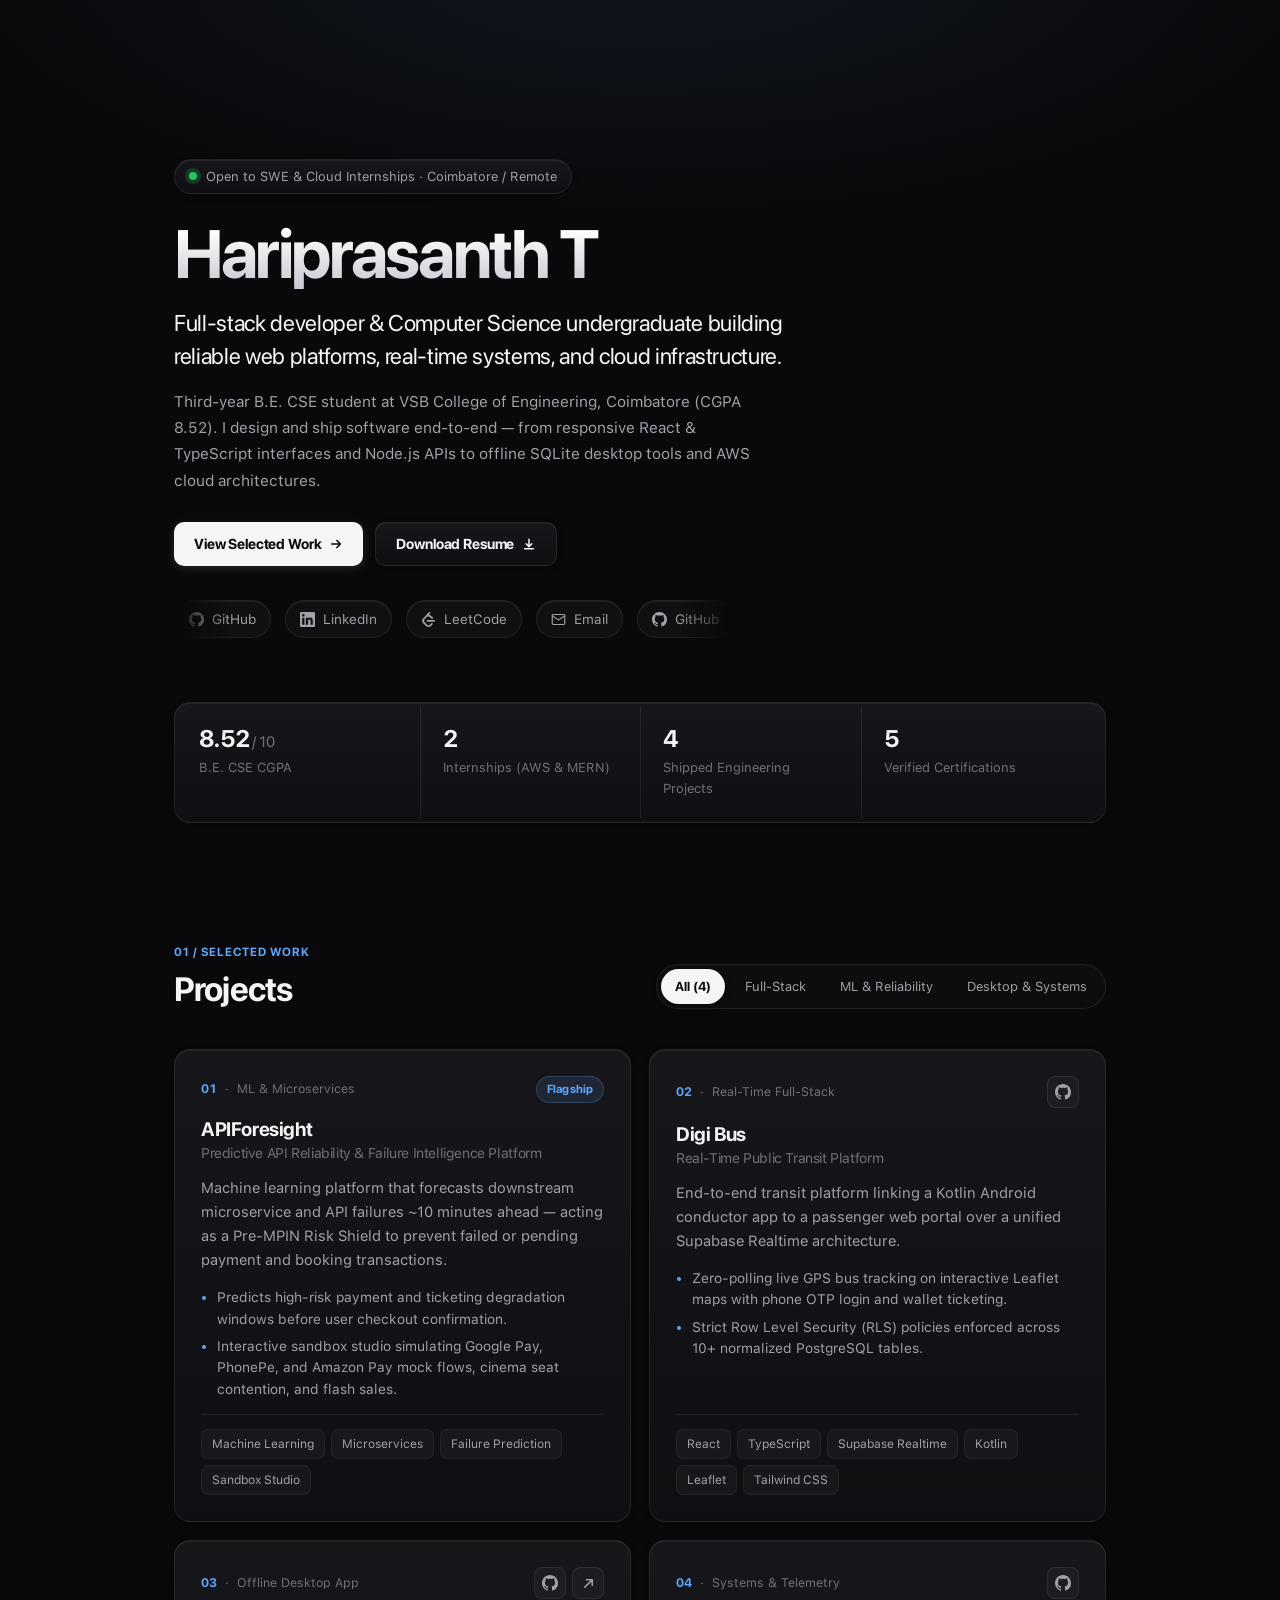
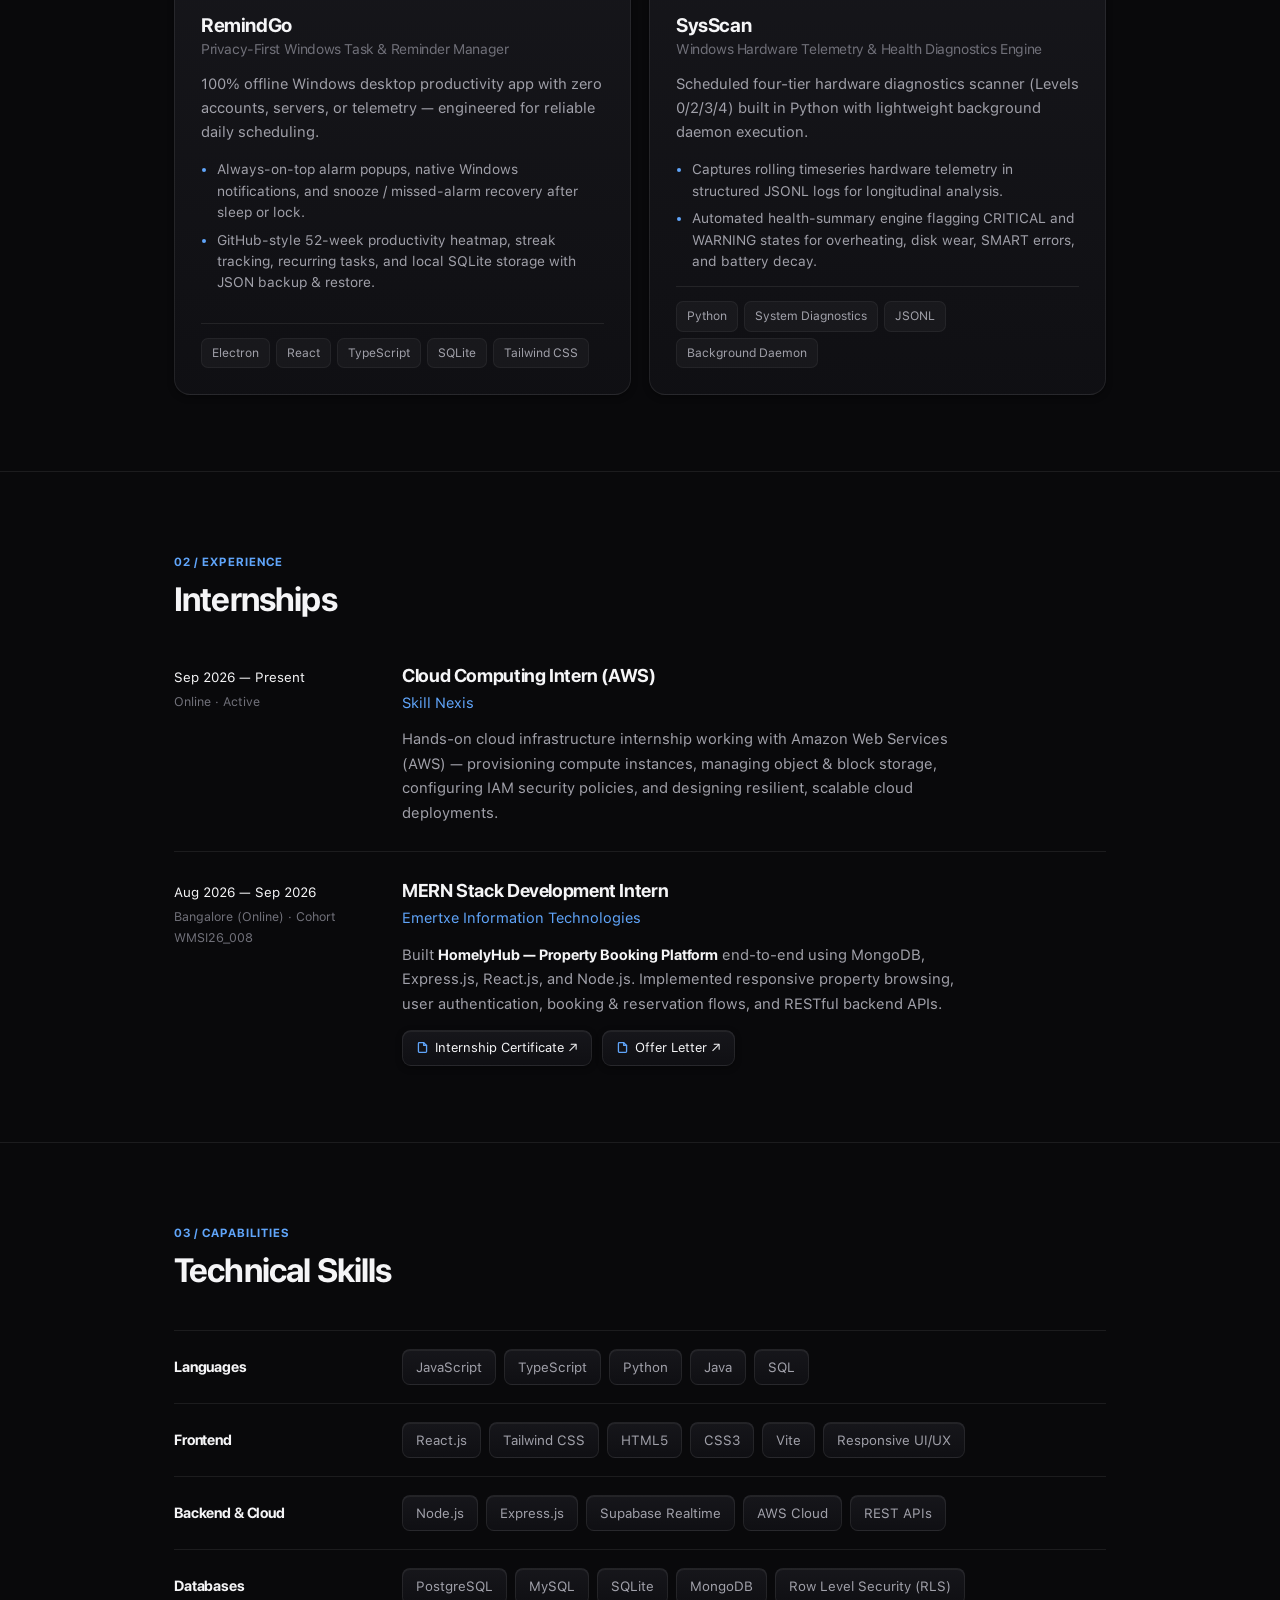
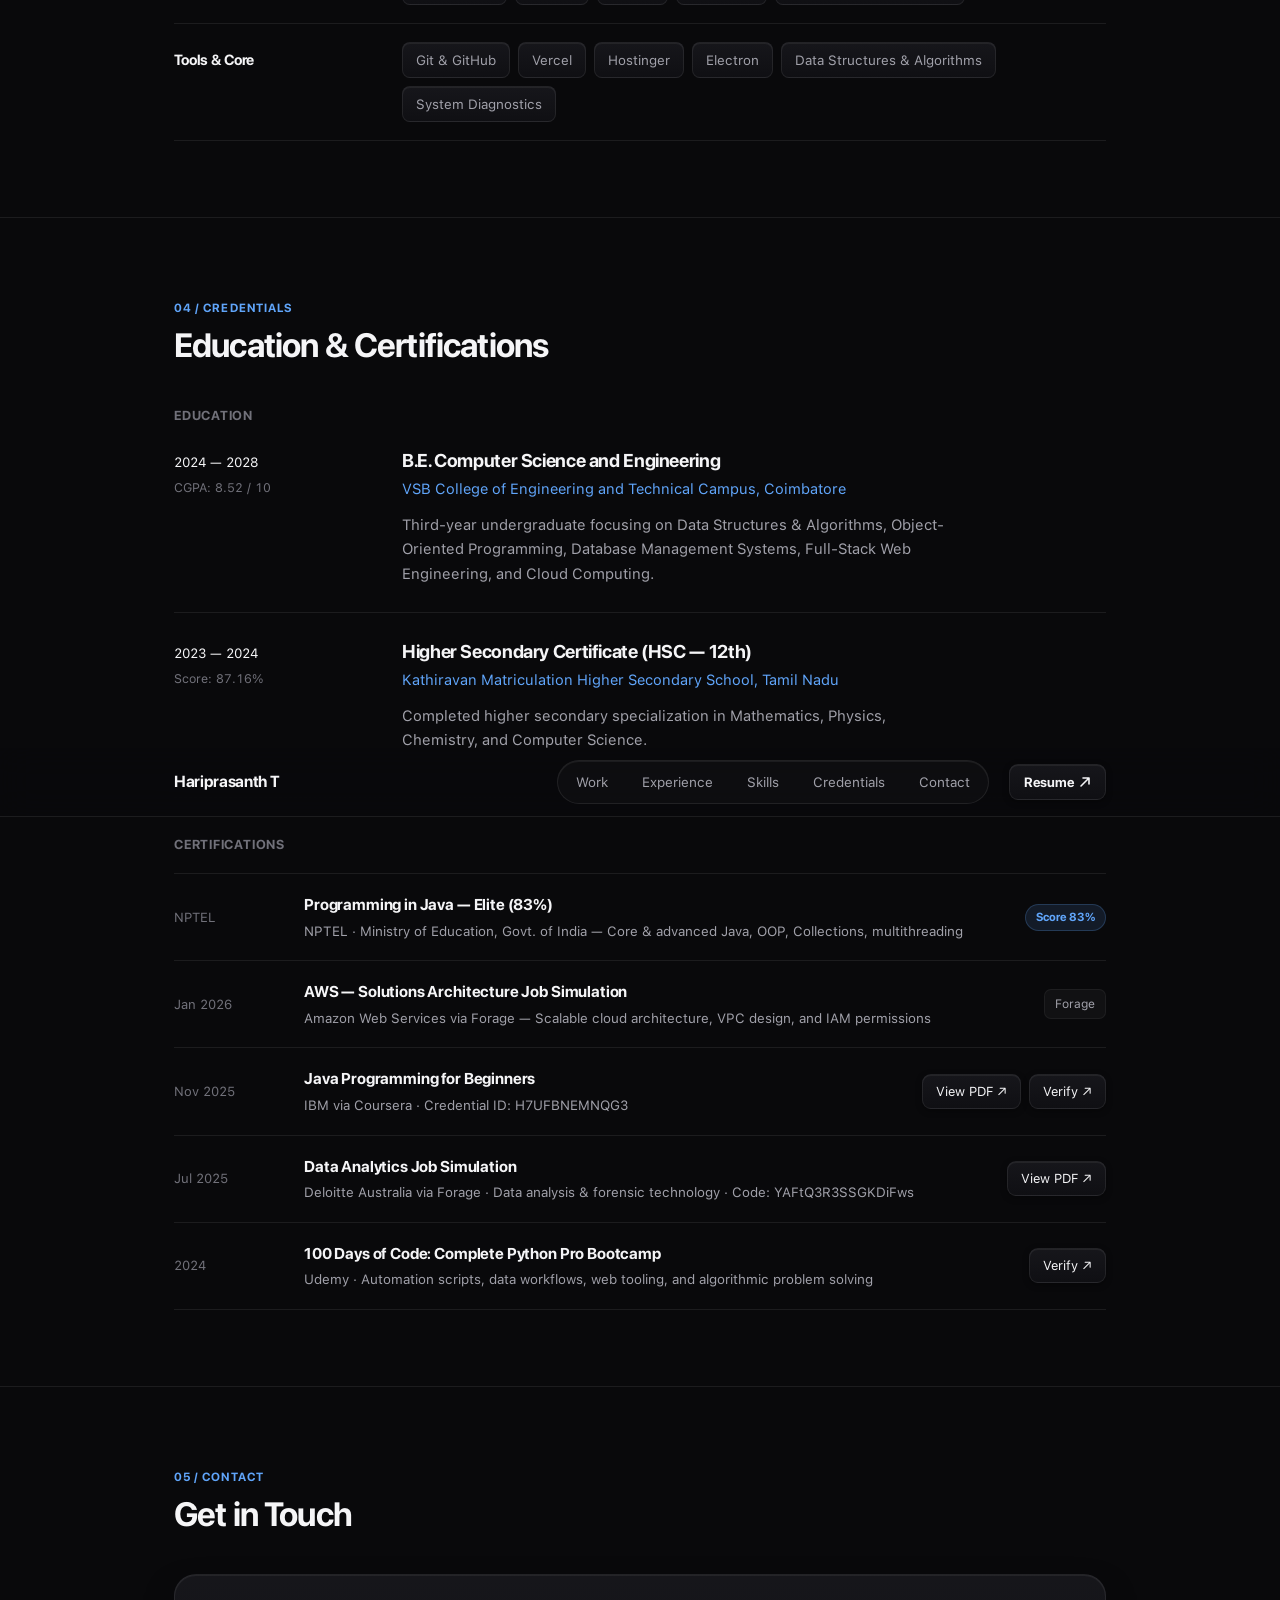
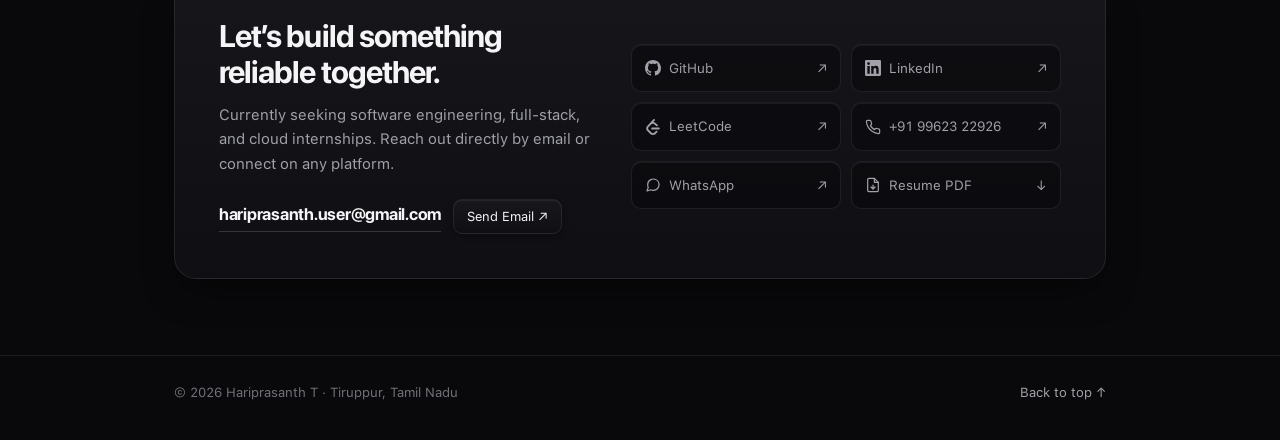
<file: certifications.html>
<!DOCTYPE html>
<html lang="en">
<head>
  <meta charset="UTF-8" />
  <meta http-equiv="refresh" content="0; url=index.html#certifications" />
  <title>Redirecting to Certifications — Hariprasanth T</title>
</head>
<body style="background:#0a0a0b; color:#f5f5f7; font-family:-apple-system, BlinkMacSystemFont, sans-serif; display:flex; align-items:center; justify-content:center; height:100vh; margin:0;">
  <p>Redirecting to <a href="index.html#certifications" style="color:#60a5fa;">Certifications</a>…</p>
</body>
</html>
</file>
<file: css/style.css>
/* ==========================================================================
   Hariprasanth T — Minimalist Developer Portfolio (100% Pure HTML & CSS)
   Aesthetic: Executive Dark Minimalism · Pure Sans-Serif (SF Pro)
   Zero JavaScript · Floating Bottom Icon Navbar on Mobile
   ========================================================================== */

/* --------------------------------------------------------------------------
   1. Local SF Pro Typography
   -------------------------------------------------------------------------- */
@font-face {
  font-family: "SF Pro Display";
  src: url("../assets/fonts/SF-Pro-Display-Regular.otf") format("opentype");
  font-weight: 400 500;
  font-style: normal;
  font-display: swap;
}

@font-face {
  font-family: "SF Pro Display";
  src: url("../assets/fonts/SF-Pro-Display-Bold.otf") format("opentype");
  font-weight: 600 800;
  font-style: normal;
  font-display: swap;
}

@font-face {
  font-family: "SF Pro Text";
  src: url("../assets/fonts/SF-Pro-Text-Regular.otf") format("opentype");
  font-weight: 400 500;
  font-style: normal;
  font-display: swap;
}

@font-face {
  font-family: "SF Pro Text";
  src: url("../assets/fonts/SF-Pro-Display-Bold.otf") format("opentype");
  font-weight: 600 700;
  font-style: normal;
  font-display: swap;
}

/* --------------------------------------------------------------------------
   2. Design Tokens — Permanent Executive Matte Dark Theme
   -------------------------------------------------------------------------- */
:root {
  --bg: #09090b;
  --bg-header: rgba(9, 9, 11, 0.82);
  --surface: #111114;
  --surface-grad: linear-gradient(180deg, rgba(24, 24, 29, 0.92) 0%, rgba(16, 16, 20, 0.96) 100%);
  --surface-subtle: #17171c;
  --surface-hover: #1d1d24;

  --text-primary: #f5f5f7;
  --text-secondary: #a1a1aa;
  --text-muted: #71717a;

  --border: rgba(255, 255, 255, 0.08);
  --border-strong: rgba(255, 255, 255, 0.16);
  --specular: inset 0 1px 0 rgba(255, 255, 255, 0.06);

  --accent: #60a5fa;
  --accent-soft: rgba(96, 165, 250, 0.12);
  --btn-primary-bg: #f5f5f7;
  --btn-primary-text: #09090b;
  --btn-primary-hover: #e4e4e7;

  --status: #22c55e;
  --status-ring: rgba(34, 197, 94, 0.22);

  --shadow-sm: 0 2px 6px rgba(0, 0, 0, 0.35);
  --shadow-md: 0 16px 38px -12px rgba(0, 0, 0, 0.65);

  --font-display: "SF Pro Display", -apple-system, BlinkMacSystemFont, "Segoe UI", Roboto, sans-serif;
  --font-sans: "SF Pro Text", -apple-system, BlinkMacSystemFont, "Segoe UI", Roboto, sans-serif;

  --container: 980px;
  --radius-sm: 9px;
  --radius-md: 16px;
  --radius-lg: 22px;
  --radius-pill: 999px;

  --ease: cubic-bezier(0.22, 1, 0.36, 1);
  --t-fast: 160ms var(--ease);
  --t-base: 260ms var(--ease);

  color-scheme: dark;
}

/* --------------------------------------------------------------------------
   3. Base Reset, Ambient Spotlight & Accessibility
   -------------------------------------------------------------------------- */
*,
*::before,
*::after {
  box-sizing: border-box;
}

html {
  scroll-behavior: smooth;
  scroll-padding-top: 84px;
  -webkit-text-size-adjust: 100%;
}

body {
  position: relative;
  margin: 0;
  font-family: var(--font-sans);
  font-size: 16px;
  line-height: 1.65;
  color: var(--text-primary);
  background-color: var(--bg);
  -webkit-font-smoothing: antialiased;
  -moz-osx-font-smoothing: grayscale;
  text-rendering: optimizeLegibility;
}

/* Subtle executive top ambient glow */
body::before {
  content: "";
  position: absolute;
  top: 0;
  left: 0;
  right: 0;
  height: 520px;
  background: radial-gradient(ellipse 75% 360px at 50% -40px, rgba(96, 165, 250, 0.085), transparent 72%);
  pointer-events: none;
  z-index: 0;
}

main,
.footer {
  position: relative;
  z-index: 1;
}

img {
  display: block;
  max-width: 100%;
}

a {
  color: inherit;
  text-decoration: none;
}

:focus-visible {
  outline: 2px solid var(--accent);
  outline-offset: 3px;
  border-radius: 4px;
}

.skip-link {
  position: absolute;
  top: -100px;
  left: 16px;
  z-index: 200;
  padding: 10px 16px;
  background: var(--btn-primary-bg);
  color: var(--btn-primary-text);
  border-radius: var(--radius-sm);
  font-size: 0.875rem;
  font-weight: 600;
}

.skip-link:focus {
  top: 16px;
}

.sr-only {
  position: absolute;
  width: 1px;
  height: 1px;
  padding: 0;
  margin: -1px;
  overflow: hidden;
  clip: rect(0, 0, 0, 0);
  white-space: nowrap;
  border: 0;
}

.container {
  width: 100%;
  max-width: var(--container);
  margin: 0 auto;
  padding: 0 24px;
}

.tabular {
  font-variant-numeric: tabular-nums;
}

/* --------------------------------------------------------------------------
   4. Sticky Minimal Header (Desktop Top Bar + Mobile Floating Bottom Dock)
   -------------------------------------------------------------------------- */
.header {
  position: sticky;
  top: 0;
  z-index: 60;
  border-bottom: 1px solid var(--border);
}

/* Backdrop blur placed on ::before so position:fixed mobile dock isn't trapped */
.header::before {
  content: "";
  position: absolute;
  inset: 0;
  background: var(--bg-header);
  backdrop-filter: blur(16px);
  -webkit-backdrop-filter: blur(16px);
  z-index: -1;
}

.nav {
  display: flex;
  align-items: center;
  justify-content: space-between;
  gap: 20px;
  min-height: 68px;
}

.nav__brand {
  display: inline-flex;
  align-items: center;
  font-family: var(--font-display);
  font-weight: 600;
  font-size: 1rem;
  letter-spacing: -0.02em;
  color: var(--text-primary);
  white-space: nowrap;
}

.nav__list {
  display: flex;
  align-items: center;
  gap: 6px;
  list-style: none;
  margin: 0 0 0 auto;
  padding: 4px;
  border-radius: var(--radius-pill);
  background: rgba(255, 255, 255, 0.025);
  border: 1px solid var(--border);
  box-shadow: var(--specular);
}

.nav__link {
  position: relative;
  display: inline-flex;
  align-items: center;
  gap: 6px;
  font-size: 0.845rem;
  font-weight: 500;
  color: var(--text-secondary);
  padding: 6px 14px;
  border-radius: var(--radius-pill);
  white-space: nowrap;
  transition: color var(--t-fast), background-color var(--t-fast);
}

.nav__link:hover {
  color: var(--text-primary);
  background: rgba(255, 255, 255, 0.05);
}

/* Icons hidden on desktop top bar, shown as FAB badges on mobile bottom bar */
.nav__icon {
  display: none;
}

.nav__controls {
  display: flex;
  align-items: center;
  gap: 8px;
}

.nav__resume {
  display: inline-flex;
  align-items: center;
  gap: 5px;
  height: 36px;
  padding: 0 14px;
  border-radius: var(--radius-sm);
  border: 1px solid var(--border);
  background: var(--surface-grad);
  box-shadow: var(--specular), var(--shadow-sm);
  font-size: 0.84rem;
  font-weight: 600;
  color: var(--text-primary);
  white-space: nowrap;
  transition: border-color var(--t-fast), transform var(--t-fast);
}

.nav__resume:hover {
  border-color: var(--border-strong);
  transform: translateY(-1px);
}

/* --------------------------------------------------------------------------
   5. Hero Section — Single-Column Editorial Focus + Looping Pill Marquee
   -------------------------------------------------------------------------- */
@keyframes fadeUp {
  from {
    opacity: 0;
    transform: translateY(10px);
  }
  to {
    opacity: 1;
    transform: translateY(0);
  }
}

.hero {
  padding: clamp(3.5rem, 7vw, 5.75rem) 0 clamp(2.5rem, 5vw, 4rem);
  animation: fadeUp 520ms var(--ease) both;
}

.hero__content {
  max-width: 730px;
}

.status-pill {
  display: inline-flex;
  align-items: center;
  gap: 9px;
  padding: 6px 14px;
  border-radius: var(--radius-pill);
  border: 1px solid var(--border);
  background: var(--surface-grad);
  box-shadow: var(--specular), var(--shadow-sm);
  font-size: 0.8125rem;
  color: var(--text-secondary);
  margin-bottom: 24px;
}

.status-pill__dot {
  width: 8px;
  height: 8px;
  border-radius: 50%;
  background: var(--status);
  box-shadow: 0 0 0 4px var(--status-ring);
  flex-shrink: 0;
}

.hero__title {
  font-family: var(--font-display);
  font-size: clamp(2.75rem, 5.6vw, 4.25rem);
  font-weight: 700;
  line-height: 1.05;
  letter-spacing: -0.035em;
  margin: 0 0 18px;
  background: linear-gradient(180deg, #ffffff 15%, #c7c9d1 100%);
  -webkit-background-clip: text;
  background-clip: text;
  color: #ffffff;
  -webkit-text-fill-color: transparent;
}

.hero__lead {
  font-family: var(--font-display);
  font-size: clamp(1.15rem, 2.1vw, 1.425rem);
  font-weight: 400;
  line-height: 1.44;
  letter-spacing: -0.015em;
  color: var(--text-primary);
  margin: 0 0 16px;
  max-width: 44ch;
}

.hero__bio {
  font-size: 0.9625rem;
  line-height: 1.7;
  color: var(--text-secondary);
  margin: 0 0 28px;
  max-width: 60ch;
}

.hero__actions {
  display: flex;
  flex-wrap: wrap;
  align-items: center;
  gap: 12px;
  margin-bottom: 30px;
}

.btn {
  display: inline-flex;
  align-items: center;
  justify-content: center;
  gap: 8px;
  height: 44px;
  padding: 0 20px;
  border-radius: 10px;
  font-size: 0.9rem;
  font-weight: 600;
  letter-spacing: -0.01em;
  transition: background-color var(--t-fast), border-color var(--t-fast), color var(--t-fast), transform var(--t-fast), box-shadow var(--t-fast);
  white-space: nowrap;
}

.btn--primary {
  background: var(--btn-primary-bg);
  color: var(--btn-primary-text);
  box-shadow: 0 2px 10px rgba(255, 255, 255, 0.12);
}

.btn--primary:hover {
  background: var(--btn-primary-hover);
  transform: translateY(-1px);
}

.btn--secondary {
  background: var(--surface-grad);
  color: var(--text-primary);
  border: 1px solid var(--border);
  box-shadow: var(--specular), var(--shadow-sm);
}

.btn--secondary:hover {
  border-color: var(--border-strong);
  background: var(--surface-hover);
  transform: translateY(-1px);
}

/* Infinite Looping Social Icons Marquee */
@keyframes marqueeLoop {
  0% {
    transform: translate3d(0, 0, 0);
  }
  100% {
    transform: translate3d(-50%, 0, 0);
  }
}

.hero__marquee {
  position: relative;
  width: 100%;
  max-width: 560px;
  overflow: hidden;
  padding: 4px 0;
  -webkit-mask-image: linear-gradient(to right, transparent 0%, #000 10%, #000 90%, transparent 100%);
  mask-image: linear-gradient(to right, transparent 0%, #000 10%, #000 90%, transparent 100%);
}

.hero__marquee-track {
  display: flex;
  align-items: center;
  width: max-content;
  animation: marqueeLoop 16s linear infinite;
  will-change: transform;
}

.hero__marquee:hover .hero__marquee-track,
.hero__marquee:focus-within .hero__marquee-track {
  animation-play-state: paused;
}

.hero__marquee-group {
  display: flex;
  align-items: center;
  gap: 14px;
  padding-right: 14px;
  flex-shrink: 0;
}

.text-link {
  display: inline-flex;
  align-items: center;
  gap: 8px;
  padding: 7px 14px;
  border-radius: var(--radius-pill);
  background: rgba(255, 255, 255, 0.03);
  border: 1px solid var(--border);
  box-shadow: var(--specular);
  font-size: 0.85rem;
  font-weight: 500;
  color: var(--text-secondary);
  white-space: nowrap;
  transition: color var(--t-fast), border-color var(--t-fast), background-color var(--t-fast);
}

.text-link:hover {
  color: var(--text-primary);
  border-color: var(--border-strong);
  background: rgba(255, 255, 255, 0.06);
}

.text-link svg {
  width: 15px;
  height: 15px;
  flex-shrink: 0;
}

/* Quick Highlights Strip — Elevated Glass Container */
.metrics {
  display: grid;
  grid-template-columns: repeat(4, 1fr);
  margin-top: clamp(2.5rem, 5vw, 3.75rem);
  background: var(--surface-grad);
  border: 1px solid var(--border);
  border-radius: var(--radius-md);
  box-shadow: var(--specular), var(--shadow-sm);
  padding: 4px 24px;
}

.metric {
  padding: 18px 18px 18px 0;
  display: flex;
  flex-direction: column;
  gap: 4px;
}

.metric + .metric {
  padding-left: 22px;
  border-left: 1px solid var(--border);
}

.metric__value {
  font-family: var(--font-display);
  font-size: 1.5rem;
  font-weight: 700;
  letter-spacing: -0.03em;
  color: var(--text-primary);
  line-height: 1.15;
}

.metric__denom {
  font-weight: 400;
  color: var(--text-muted);
  font-size: 0.95rem;
}

.metric__label {
  font-size: 0.8125rem;
  color: var(--text-muted);
}

/* --------------------------------------------------------------------------
   6. Shared Editorial Section Structure
   -------------------------------------------------------------------------- */
.section {
  padding: clamp(3.25rem, 6vw, 4.75rem) 0;
  border-top: 1px solid var(--border);
}

.section--first {
  border-top: none;
  padding-top: clamp(2rem, 4vw, 3.25rem);
}

.section__head {
  display: flex;
  flex-wrap: wrap;
  align-items: flex-end;
  justify-content: space-between;
  gap: 16px;
  margin-bottom: clamp(1.75rem, 3.5vw, 2.5rem);
}

.section__kicker {
  display: inline-flex;
  align-items: center;
  gap: 6px;
  font-size: 0.74rem;
  font-weight: 600;
  letter-spacing: 0.09em;
  text-transform: uppercase;
  color: var(--accent);
  margin-bottom: 8px;
}

.section__title {
  font-family: var(--font-display);
  font-size: clamp(1.6rem, 3vw, 2.1rem);
  font-weight: 700;
  letter-spacing: -0.025em;
  line-height: 1.15;
  margin: 0;
  color: var(--text-primary);
}

/* --------------------------------------------------------------------------
   7. Selected Work — Pure CSS Radio Filter & 2x2 Grid
   -------------------------------------------------------------------------- */
.filter-bar {
  display: flex;
  flex-wrap: wrap;
  gap: 6px;
  padding: 4px;
  border-radius: var(--radius-pill);
  background: rgba(255, 255, 255, 0.02);
  border: 1px solid var(--border);
}

.filter-btn {
  display: inline-flex;
  align-items: center;
  padding: 6px 13px;
  border-radius: var(--radius-pill);
  border: 1px solid transparent;
  background: transparent;
  font-size: 0.8125rem;
  color: var(--text-secondary);
  cursor: pointer;
  user-select: none;
  transition: background-color var(--t-fast), border-color var(--t-fast), color var(--t-fast);
}

.filter-btn:hover {
  color: var(--text-primary);
}

/* Active filter pill states (Pure CSS) */
#work:has(#filter-all:checked) label[for="filter-all"],
#work:has(#filter-fullstack:checked) label[for="filter-fullstack"],
#work:has(#filter-ml:checked) label[for="filter-ml"],
#work:has(#filter-systems:checked) label[for="filter-systems"] {
  background: var(--btn-primary-bg);
  color: var(--btn-primary-text);
  font-weight: 600;
  box-shadow: 0 2px 8px rgba(0, 0, 0, 0.35);
}

#work:has(#filter-all:focus-visible) label[for="filter-all"],
#work:has(#filter-fullstack:focus-visible) label[for="filter-fullstack"],
#work:has(#filter-ml:focus-visible) label[for="filter-ml"],
#work:has(#filter-systems:focus-visible) label[for="filter-systems"] {
  outline: 2px solid var(--accent);
  outline-offset: 2px;
}

/* Card filtering logic (Pure CSS) */
#work:has(#filter-fullstack:checked) .project-card:not([data-categories~="fullstack"]),
#work:has(#filter-ml:checked) .project-card:not([data-categories~="ml"]),
#work:has(#filter-systems:checked) .project-card:not([data-categories~="systems"]) {
  display: none;
}

.projects-grid {
  display: grid;
  grid-template-columns: repeat(2, minmax(0, 1fr));
  gap: 18px;
}

.project-card {
  background: var(--surface-grad);
  border: 1px solid var(--border);
  border-radius: var(--radius-md);
  padding: 26px;
  display: flex;
  flex-direction: column;
  gap: 14px;
  box-shadow: var(--specular), var(--shadow-sm);
  transition: border-color var(--t-base), transform var(--t-base), box-shadow var(--t-base);
}

.project-card:hover {
  border-color: var(--border-strong);
  transform: translateY(-3px);
  box-shadow: var(--specular), var(--shadow-md);
}

.project-card__top {
  display: flex;
  align-items: center;
  justify-content: space-between;
  gap: 12px;
}

.project-card__meta {
  display: inline-flex;
  align-items: center;
  gap: 8px;
  font-size: 0.78rem;
  color: var(--text-muted);
}

.project-card__index {
  font-weight: 600;
  color: var(--accent);
}

.project-card__links {
  display: inline-flex;
  align-items: center;
  gap: 6px;
}

.card-icon-link {
  display: inline-flex;
  align-items: center;
  justify-content: center;
  width: 32px;
  height: 32px;
  border-radius: 8px;
  border: 1px solid var(--border);
  background: rgba(255, 255, 255, 0.03);
  color: var(--text-secondary);
  transition: color var(--t-fast), border-color var(--t-fast), background-color var(--t-fast);
}

.card-icon-link:hover {
  color: var(--text-primary);
  border-color: var(--border-strong);
  background: rgba(255, 255, 255, 0.07);
}

.badge-subtle {
  display: inline-flex;
  align-items: center;
  padding: 3px 10px;
  border-radius: var(--radius-pill);
  background: var(--accent-soft);
  border: 1px solid rgba(96, 165, 250, 0.22);
  color: var(--accent);
  font-size: 0.73rem;
  font-weight: 600;
  letter-spacing: 0.01em;
}

.project-card__title {
  font-family: var(--font-display);
  font-size: 1.22rem;
  font-weight: 700;
  letter-spacing: -0.02em;
  line-height: 1.28;
  margin: 0;
  color: var(--text-primary);
}

.project-card__subtitle {
  display: block;
  font-family: var(--font-sans);
  font-size: 0.875rem;
  font-weight: 400;
  color: var(--text-muted);
  margin-top: 3px;
}

.project-card__desc {
  margin: 0;
  font-size: 0.925rem;
  line-height: 1.62;
  color: var(--text-secondary);
}

.project-card__points {
  margin: 0;
  padding: 0 0 0 16px;
  display: flex;
  flex-direction: column;
  gap: 6px;
  font-size: 0.865rem;
  line-height: 1.55;
  color: var(--text-secondary);
}

.project-card__points li::marker {
  color: var(--accent);
}

.project-card__tags {
  display: flex;
  flex-wrap: wrap;
  gap: 6px;
  margin-top: auto;
  padding-top: 14px;
  border-top: 1px solid var(--border);
}

.tag {
  font-size: 0.76rem;
  padding: 4px 10px;
  border-radius: 7px;
  background: rgba(255, 255, 255, 0.035);
  color: var(--text-secondary);
  border: 1px solid rgba(255, 255, 255, 0.05);
}

/* --------------------------------------------------------------------------
   8. Editorial Rows — Experience, Education & Certifications
   -------------------------------------------------------------------------- */
.editorial-list {
  display: flex;
  flex-direction: column;
}

.editorial-row {
  display: grid;
  grid-template-columns: 200px minmax(0, 1fr);
  gap: 28px;
  padding: 26px 0;
  border-top: 1px solid var(--border);
}

.editorial-row:first-child {
  border-top: none;
  padding-top: 4px;
}

.editorial-row:last-child {
  padding-bottom: 0;
}

.editorial-row__side {
  display: flex;
  flex-direction: column;
  gap: 4px;
  padding-top: 3px;
}

.editorial-row__date {
  font-size: 0.84rem;
  font-weight: 500;
  color: var(--text-primary);
}

.editorial-row__meta {
  font-size: 0.78rem;
  color: var(--text-muted);
}

.editorial-row__role {
  font-family: var(--font-display);
  font-size: 1.16rem;
  font-weight: 700;
  letter-spacing: -0.02em;
  line-height: 1.3;
  margin: 0 0 4px;
  color: var(--text-primary);
}

.editorial-row__org {
  font-size: 0.92rem;
  color: var(--accent);
  font-weight: 500;
  margin: 0 0 12px;
}

.editorial-row__body {
  font-size: 0.93rem;
  line-height: 1.65;
  color: var(--text-secondary);
  margin: 0;
  max-width: 62ch;
}

.editorial-row__body strong {
  color: var(--text-primary);
  font-weight: 600;
}

.doc-actions {
  display: flex;
  flex-wrap: wrap;
  gap: 10px;
  margin-top: 14px;
}

.doc-chip {
  display: inline-flex;
  align-items: center;
  gap: 6px;
  padding: 6px 13px;
  border-radius: var(--radius-sm);
  border: 1px solid var(--border);
  background: var(--surface-grad);
  box-shadow: var(--specular), var(--shadow-sm);
  font-size: 0.8125rem;
  font-weight: 500;
  color: var(--text-primary);
  transition: border-color var(--t-fast), background-color var(--t-fast), transform var(--t-fast);
}

.doc-chip:hover {
  border-color: var(--border-strong);
  background: var(--surface-hover);
  transform: translateY(-1px);
}

.doc-chip svg {
  width: 13px;
  height: 13px;
  color: var(--accent);
}

/* --------------------------------------------------------------------------
   9. Technical Skills — Hairline Matrix
   -------------------------------------------------------------------------- */
.skills-matrix {
  display: flex;
  flex-direction: column;
  border-top: 1px solid var(--border);
}

.skill-row {
  display: grid;
  grid-template-columns: 200px minmax(0, 1fr);
  gap: 28px;
  align-items: baseline;
  padding: 18px 0;
  border-bottom: 1px solid var(--border);
}

.skill-row__label {
  font-family: var(--font-display);
  font-size: 0.92rem;
  font-weight: 600;
  letter-spacing: -0.01em;
  color: var(--text-primary);
  margin: 0;
}

.skill-row__items {
  display: flex;
  flex-wrap: wrap;
  gap: 8px;
}

.skill-pill {
  padding: 6px 13px;
  border-radius: 8px;
  border: 1px solid var(--border);
  background: var(--surface-grad);
  box-shadow: var(--specular);
  font-size: 0.84rem;
  color: var(--text-secondary);
  transition: border-color var(--t-fast), color var(--t-fast), transform var(--t-fast);
}

.skill-pill:hover {
  border-color: var(--border-strong);
  color: var(--text-primary);
  transform: translateY(-1px);
}

/* --------------------------------------------------------------------------
   10. Education & Certifications Sub-blocks
   -------------------------------------------------------------------------- */
.subblock + .subblock {
  margin-top: 44px;
  padding-top: 36px;
  border-top: 1px dashed var(--border);
}

.subblock__label {
  font-size: 0.8125rem;
  font-weight: 600;
  letter-spacing: 0.06em;
  text-transform: uppercase;
  color: var(--text-muted);
  margin: 0 0 18px;
}

.cert-list {
  display: flex;
  flex-direction: column;
  border-top: 1px solid var(--border);
}

.cert-row {
  display: grid;
  grid-template-columns: 110px minmax(0, 1fr) auto;
  gap: 20px;
  align-items: center;
  padding: 18px 0;
  border-bottom: 1px solid var(--border);
}

.cert-row__date {
  font-size: 0.82rem;
  color: var(--text-muted);
  white-space: nowrap;
}

.cert-row__title {
  font-family: var(--font-display);
  font-size: 0.98rem;
  font-weight: 600;
  letter-spacing: -0.01em;
  color: var(--text-primary);
  margin: 0 0 2px;
}

.cert-row__issuer {
  font-size: 0.84rem;
  color: var(--text-secondary);
  margin: 0;
}

.cert-row__actions {
  display: flex;
  align-items: center;
  gap: 8px;
  flex-shrink: 0;
}

/* --------------------------------------------------------------------------
   11. Contact & Minimal Footer
   -------------------------------------------------------------------------- */
.contact-box {
  background: var(--surface-grad);
  border: 1px solid var(--border);
  border-radius: var(--radius-lg);
  padding: clamp(1.75rem, 4vw, 2.75rem);
  display: grid;
  grid-template-columns: minmax(0, 1fr) minmax(0, 1.12fr);
  gap: 28px;
  align-items: center;
  box-shadow: var(--specular), var(--shadow-md);
}

.contact-box__heading {
  font-family: var(--font-display);
  font-size: clamp(1.45rem, 2.8vw, 1.95rem);
  font-weight: 700;
  letter-spacing: -0.03em;
  line-height: 1.15;
  margin: 0 0 12px;
}

.contact-box__text {
  font-size: 0.94rem;
  color: var(--text-secondary);
  margin: 0 0 22px;
  max-width: 44ch;
}

.email-row {
  display: inline-flex;
  align-items: center;
  flex-wrap: wrap;
  gap: 12px;
}

.email-link {
  font-family: var(--font-display);
  font-size: 1.05rem;
  font-weight: 600;
  letter-spacing: -0.015em;
  color: var(--text-primary);
  border-bottom: 1.5px solid var(--border-strong);
  padding-bottom: 2px;
  transition: border-color var(--t-fast), color var(--t-fast);
}

.email-link:hover {
  border-color: var(--accent);
  color: var(--accent);
}

.contact-channels {
  display: grid;
  grid-template-columns: repeat(2, minmax(0, 1fr));
  gap: 10px;
}

.channel-card {
  display: flex;
  align-items: center;
  justify-content: space-between;
  gap: 8px;
  padding: 12px 13px;
  border-radius: 10px;
  border: 1px solid var(--border);
  background: rgba(9, 9, 11, 0.55);
  box-shadow: var(--specular);
  font-size: 0.84rem;
  color: var(--text-secondary);
  transition: border-color var(--t-fast), color var(--t-fast), background-color var(--t-fast), transform var(--t-fast);
}

.channel-card:hover {
  border-color: var(--border-strong);
  color: var(--text-primary);
  background: var(--surface-subtle);
  transform: translateY(-1px);
}

.channel-card__left {
  display: inline-flex;
  align-items: center;
  gap: 8px;
  min-width: 0;
}

.channel-card__left span {
  white-space: nowrap;
}

.channel-card svg {
  width: 16px;
  height: 16px;
  flex-shrink: 0;
}

.footer {
  border-top: 1px solid var(--border);
  padding: 26px 0 36px;
  font-size: 0.825rem;
  color: var(--text-muted);
}

.footer__inner {
  display: flex;
  flex-wrap: wrap;
  align-items: center;
  justify-content: space-between;
  gap: 12px;
}

.footer__top {
  display: inline-flex;
  align-items: center;
  gap: 5px;
  color: var(--text-secondary);
  transition: color var(--t-fast);
}

.footer__top:hover {
  color: var(--text-primary);
}

/* --------------------------------------------------------------------------
   12. Responsive Layout — Floating Bottom FAB-Icon Dock on Mobile
   -------------------------------------------------------------------------- */
@media (max-width: 860px) {
  html {
    scroll-padding-top: 74px;
  }

  .nav {
    min-height: 60px;
  }

  /* Move navbar list to a floating bottom dock on mobile */
  .nav__list {
    position: fixed;
    left: 12px;
    right: 12px;
    bottom: max(12px, env(safe-area-inset-bottom));
    z-index: 120;
    margin: 0 auto;
    max-width: 460px;
    padding: 7px 6px;
    display: grid;
    grid-template-columns: repeat(5, minmax(0, 1fr));
    gap: 2px;
    border-radius: 20px;
    background: rgba(17, 17, 21, 0.88);
    backdrop-filter: blur(20px) saturate(180%);
    -webkit-backdrop-filter: blur(20px) saturate(180%);
    border: 1px solid rgba(255, 255, 255, 0.12);
    box-shadow: 0 18px 44px rgba(0, 0, 0, 0.75), inset 0 1px 0 rgba(255, 255, 255, 0.1);
  }

  .nav__list li {
    display: flex;
    justify-content: center;
    min-width: 0;
  }

  .nav__link {
    width: 100%;
    flex-direction: column;
    justify-content: center;
    align-items: center;
    gap: 4px;
    padding: 4px 2px;
    border-radius: 14px;
    background: transparent !important;
  }

  /* FAB-style rounded icon badge on top */
  .nav__icon {
    display: inline-flex;
    align-items: center;
    justify-content: center;
    width: 38px;
    height: 29px;
    border-radius: 999px;
    background: rgba(255, 255, 255, 0.045);
    border: 1px solid rgba(255, 255, 255, 0.08);
    box-shadow: inset 0 1px 0 rgba(255, 255, 255, 0.07);
    color: var(--text-secondary);
    transition: transform var(--t-fast), background-color var(--t-fast), border-color var(--t-fast), color var(--t-fast);
  }

  .nav__icon svg {
    width: 15px;
    height: 15px;
  }

  /* Title below each icon */
  .nav__label {
    font-size: 0.65rem;
    font-weight: 500;
    letter-spacing: 0.01em;
    line-height: 1.1;
    color: var(--text-secondary);
    overflow: hidden;
    text-overflow: ellipsis;
    max-width: 100%;
  }

  .nav__link:hover .nav__icon,
  .nav__link:active .nav__icon,
  .nav__link:focus-visible .nav__icon {
    background: rgba(96, 165, 250, 0.16);
    border-color: rgba(96, 165, 250, 0.38);
    color: #ffffff;
    transform: translateY(-2px);
  }

  .nav__link:hover .nav__label,
  .nav__link:active .nav__label,
  .nav__link:focus-visible .nav__label {
    color: #ffffff;
  }

  /* Extra bottom padding so floating dock never overlaps footer */
  .footer {
    padding-bottom: 108px;
  }

  .metrics {
    grid-template-columns: repeat(2, 1fr);
    padding: 4px 18px;
  }

  .metric:nth-child(2) {
    padding-right: 0;
  }

  .metric:nth-child(3) {
    padding-left: 0;
    border-left: none;
    border-top: 1px solid var(--border);
  }

  .metric:nth-child(4) {
    border-top: 1px solid var(--border);
  }

  .projects-grid {
    grid-template-columns: 1fr;
  }

  .editorial-row,
  .skill-row {
    grid-template-columns: 1fr;
    gap: 10px;
  }

  .cert-row {
    grid-template-columns: 1fr;
    gap: 10px;
    align-items: start;
  }

  .contact-box {
    grid-template-columns: 1fr;
    gap: 24px;
  }
}

@media (max-width: 520px) {
  .container {
    padding: 0 18px;
  }

  .hero {
    padding-top: 2.25rem;
  }

  .hero__actions {
    flex-direction: column;
    align-items: stretch;
  }

  .hero__actions .btn {
    width: 100%;
  }

  .project-card {
    padding: 20px;
  }

  .contact-channels {
    grid-template-columns: 1fr;
  }

  .status-pill {
    font-size: 0.77rem;
    padding: 6px 12px;
  }
}
</file>
